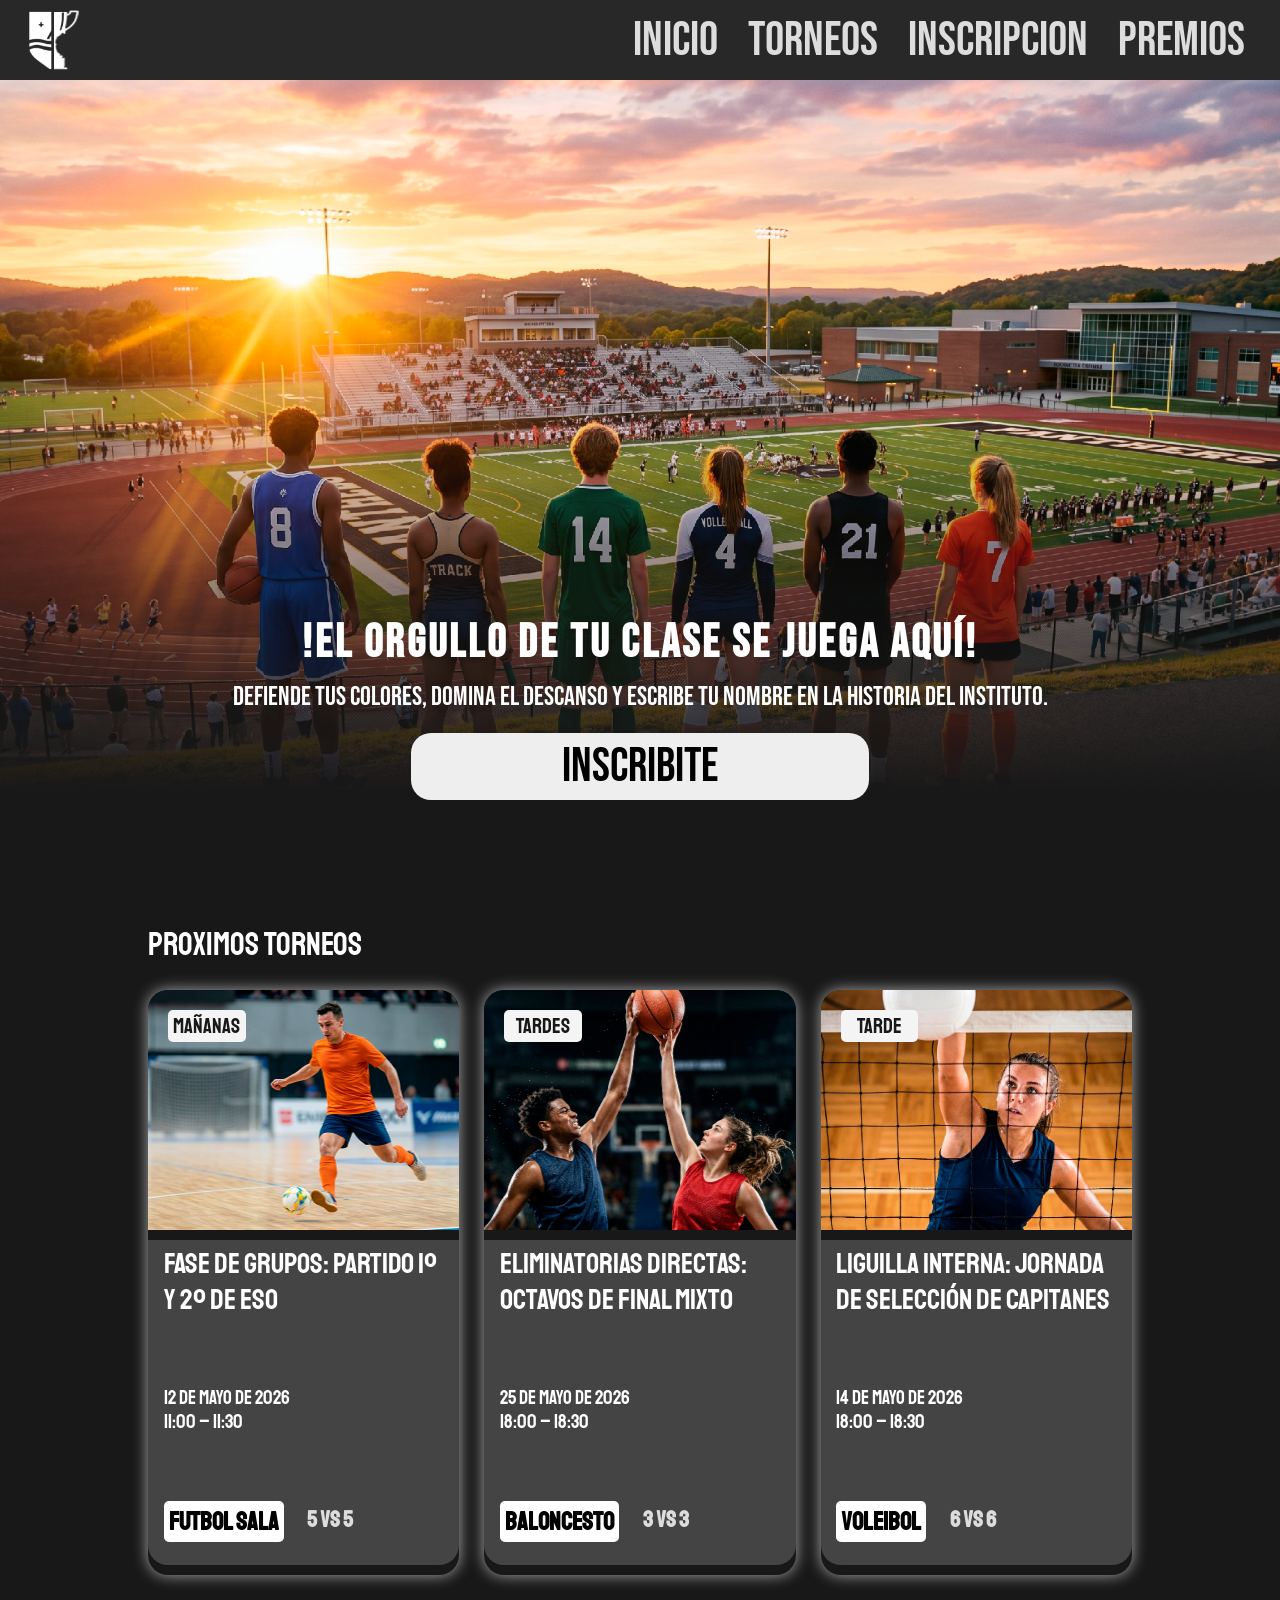
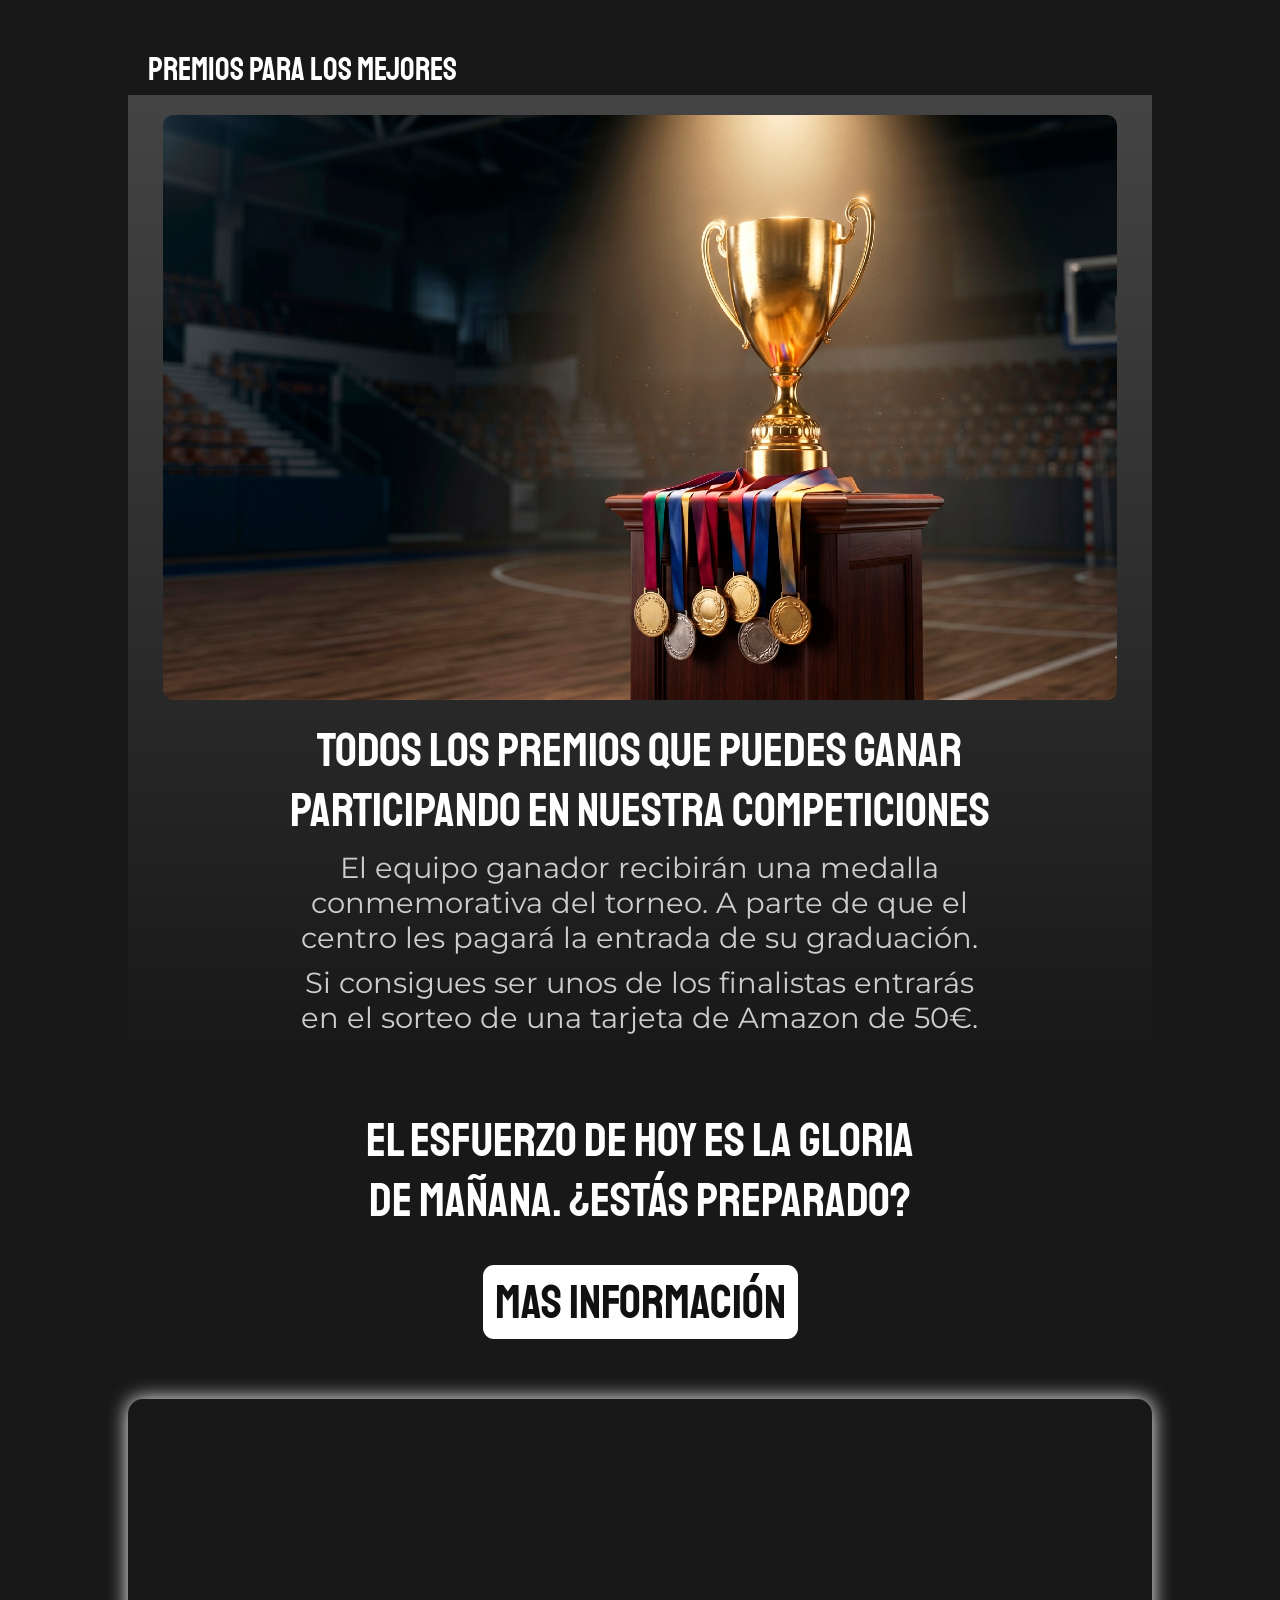
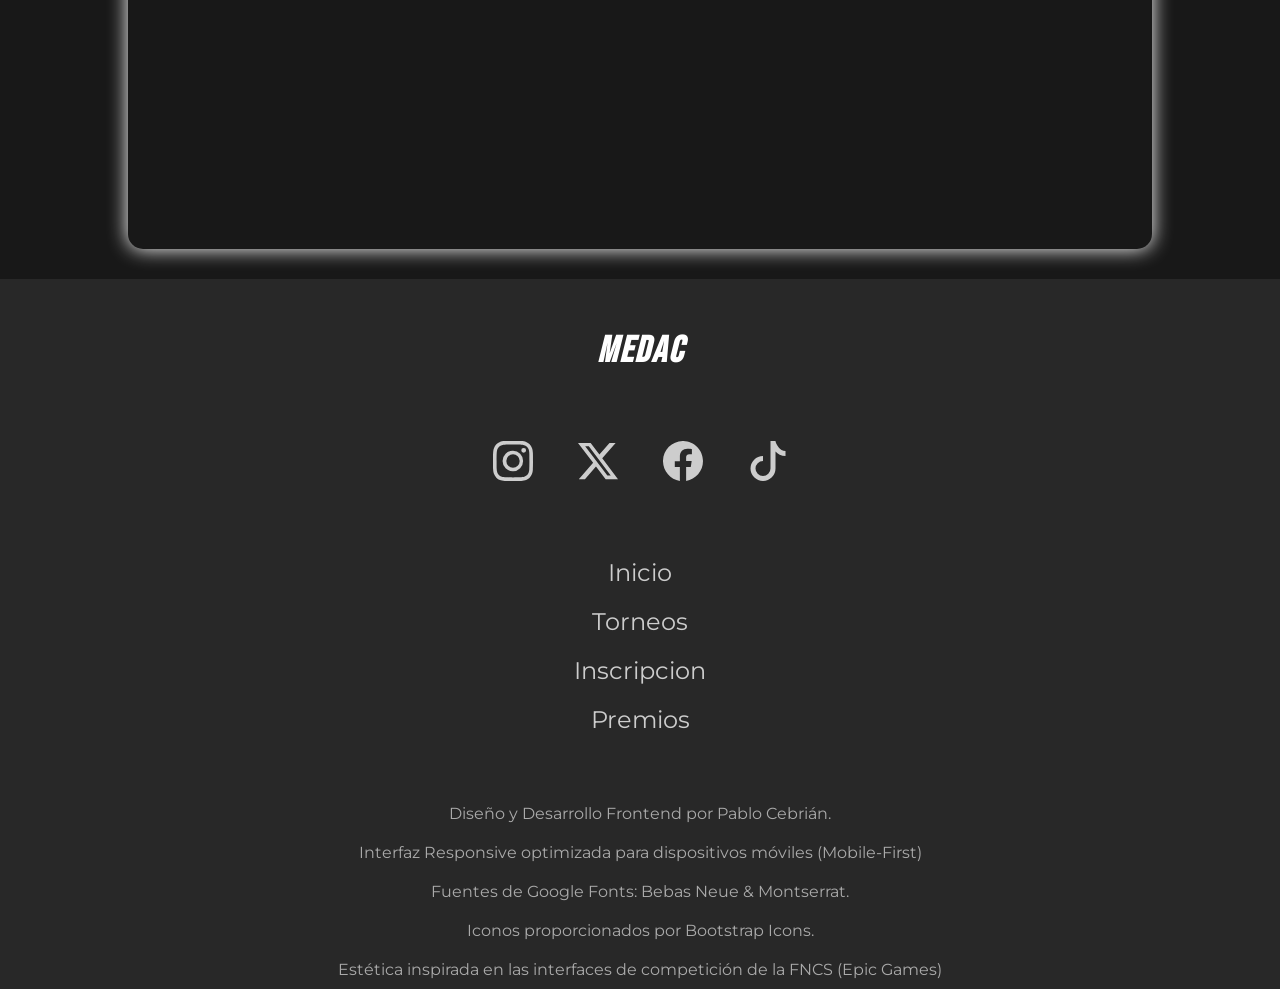
<file: index.html>
<!DOCTYPE html>
<html lang="en">
<head>
    <meta charset="UTF-8">
    <meta name="viewport" content="width=device-width, initial-scale=1.0">
    <title>Torneo Medac</title>
    <link rel="stylesheet" href="css/styles.css">

    <!--FUENTES-->
    <link rel="preconnect" href="https://fonts.googleapis.com">
    <link rel="preconnect" href="https://fonts.gstatic.com" crossorigin>
    <link href="https://fonts.googleapis.com/css2?family=Bebas+Neue&family=Instrument+Serif:ital@0;1&family=Montserrat:ital,wght@0,100..900;1,100..900&family=Oswald:wght@200..700&family=Staatliches&display=swap" rel="stylesheet">
</head>
<body>
    <header class="header">
        <div class="header__image">
            <img src="img/logo.png" class="header__image" alt="">
        </div>
        <nav class="header__nav">
            <input type="checkbox" id="nav-checkbox">
            <label class="header__nav-button" for="nav-checkbox">=</label>
            <ul class="header__list-nav">
                <li class="header__list-item"><a href="#">Inicio</a></li>
                <li class="header__list-item"><a href="pages/torneos.html">Torneos</a></li>
                <li class="header__list-item"><a href="pages/inscripcion.html">Inscripcion</a></li>
                <li class="header__list-item"><a href="pages/premios.html">Premios</a></li>
            </ul>
        </nav>
    </header>

    <main>
        <div class="portada">
            <div class="portada__texto">
                <h2>!El orgullo de tu clase se juega aquí!</h2>
                <p>Defiende tus colores, domina el descanso y escribe tu nombre en la historia del instituto.</p>
                <a href="inscripcion.html" class="portada__boton">Inscribite</a>
            </div>
        </div>
        <div class="inicio__cuerpo">
            <div class="inicio-seccion seccion1">
                <h3 class="seccion__titulo">Proximos Torneos</h3>

                <div class="inicio--carrusel">
                    <a href="" class="proximo-torneo">
                        <div class="torneo__img torneo__img1">
                            <p class="torneo--turno">Mañanas</p>
                        </div>
                        <div class="torneo__info">
                            <p class="info--titulo">Fase de Grupos: Partido 1º y 2º de ESO</p>
                            <div class="info--fecha">
                                <p>12 de mayo de 2026</p>
                                <p>11:00 – 11:30</p>
                            </div>
                            <div class="deporteNumero">
                                <h4>Futbol Sala</h4>
                                <h4>5 vs 5</h4>
                            </div>
                        </div>
                    </a>

                    <a href="" class="proximo-torneo">
                        <div class="torneo__img torneo__img2">
                            <p class="torneo--turno">Tardes</p>
                        </div>
                        <div class="torneo__info">
                            <p class="info--titulo">Eliminatorias Directas: Octavos de Final Mixto</p>
                            <div class="info--fecha">
                                <p>25 de mayo de 2026</p>
                                <p>18:00 – 18:30</p>
                            </div>
                            <div class="deporteNumero">
                                <h4>Baloncesto</h4>
                                <h4>3 vs 3</h4>
                            </div>
                        </div>
                    </a>
    
                    <a href="" class="proximo-torneo">
                        <div class="torneo__img torneo__img3">
                            <p class="torneo--turno">Tarde</p>
                        </div>
                        <div class="torneo__info">
                            <p class="info--titulo">Liguilla Interna: Jornada de Selección de Capitanes</p>
                            <div class="info--fecha">
                                <p>14 de mayo de 2026</p>
                                <p>18:00 – 18:30</p>
                            </div>
                            <div class="deporteNumero">
                                <h4>Voleibol</h4>
                                <h4>6 vs 6</h4>
                            </div>
                        </div>
                    </a>
                </div>
            </div>

            <div class="inicio-seccion seccion2">
                <h3 class="seccion__titulo">Premios Para los Mejores</h3>
                <div class="seccion2--cuerpo">
                    <div class="seccion2--img"></div>
                    <div class="seccion2--texto">
                        <h4>Todos los premios que puedes ganar participando en nuestra competiciones</h4>
                        <p>El equipo ganador recibirán una medalla conmemorativa del torneo.
                        A parte de que el centro les pagará la entrada de su graduación.
                        </p>
                        <p>
                            Si consigues ser unos de los finalistas entrarás en el sorteo de una tarjeta de Amazon de 50€.
                        </p>
                    </div>
                </div>
            </div>

            <div class="inicio-seccion seccion3">
                <h3 class="seccion__titulo">EL ESFUERZO DE HOY ES LA GLORIA DE MAÑANA. ¿ESTÁS PREPARADO?</h3>
                <div class="seccion3--cuerpo">
                    <a href="inscripcion.html#qya__id">Mas información</a>
                </div>
            </div>

            <iframe src="https://www.google.com/maps/embed?pb=!1m18!1m12!1m3!1d1657.5513990771965!2d-1.8571400695805471!3d38.99875524340325!2m3!1f0!2f0!3f0!3m2!1i1024!2i768!4f13.1!3m3!1m2!1s0xd665fbd9867a503%3A0x1275313ec8b82d67!2sDavante%20MEDAC%20Albacete%20%F0%9F%A5%87%20Centro%20FP%20Albacete!5e1!3m2!1ses!2ses!4v1779209923543!5m2!1ses!2ses" width="80%" height="450" style="border:0;" allowfullscreen="" loading="lazy" referrerpolicy="no-referrer-when-downgrade"></iframe>
        </div>
    </main>

    <footer>
        <div class="fotter--media">
            <h3>MEDAC</h3>
            <div class="media--icons">
                <a href="" class="media--enlace ig"><svg xmlns="http://www.w3.org/2000/svg" width="40" height="40" fill="currentColor" class="bi bi-instagram" viewBox="0 0 16 16">
<path d="M8 0C5.829 0 5.556.01 4.703.048 3.85.088 3.269.222 2.76.42a3.9 3.9 0 0 0-1.417.923A3.9 3.9 0 0 0 .42 2.76C.222 3.268.087 3.85.048 4.7.01 5.555 0 5.827 0 8.001c0 2.172.01 2.444.048 3.297.04.852.174 1.433.372 1.942.205.526.478.972.923 1.417.444.445.89.719 1.416.923.51.198 1.09.333 1.942.372C5.555 15.99 5.827 16 8 16s2.444-.01 3.298-.048c.851-.04 1.434-.174 1.943-.372a3.9 3.9 0 0 0 1.416-.923c.445-.445.718-.891.923-1.417.197-.509.332-1.09.372-1.942C15.99 10.445 16 10.173 16 8s-.01-2.445-.048-3.299c-.04-.851-.175-1.433-.372-1.941a3.9 3.9 0 0 0-.923-1.417A3.9 3.9 0 0 0 13.24.42c-.51-.198-1.092-.333-1.943-.372C10.443.01 10.172 0 7.998 0zm-.717 1.442h.718c2.136 0 2.389.007 3.232.046.78.035 1.204.166 1.486.275.373.145.64.319.92.599s.453.546.598.92c.11.281.24.705.275 1.485.039.843.047 1.096.047 3.231s-.008 2.389-.047 3.232c-.035.78-.166 1.203-.275 1.485a2.5 2.5 0 0 1-.599.919c-.28.28-.546.453-.92.598-.28.11-.704.24-1.485.276-.843.038-1.096.047-3.232.047s-2.39-.009-3.233-.047c-.78-.036-1.203-.166-1.485-.276a2.5 2.5 0 0 1-.92-.598 2.5 2.5 0 0 1-.6-.92c-.109-.281-.24-.705-.275-1.485-.038-.843-.046-1.096-.046-3.233s.008-2.388.046-3.231c.036-.78.166-1.204.276-1.486.145-.373.319-.64.599-.92s.546-.453.92-.598c.282-.11.705-.24 1.485-.276.738-.034 1.024-.044 2.515-.045zm4.988 1.328a.96.96 0 1 0 0 1.92.96.96 0 0 0 0-1.92m-4.27 1.122a4.109 4.109 0 1 0 0 8.217 4.109 4.109 0 0 0 0-8.217m0 1.441a2.667 2.667 0 1 1 0 5.334 2.667 2.667 0 0 1 0-5.334"/>
</svg></a>
                <a href="" class="media--enlace"> <svg xmlns="http://www.w3.org/2000/svg" width="40" height="40" fill="currentColor" class="bi bi-twitter-x" viewBox="0 0 16 16">
<path d="M12.6.75h2.454l-5.36 6.142L16 15.25h-4.937l-3.867-5.07-4.425 5.07H.316l5.733-6.57L0 .75h5.063l3.495 4.633L12.601.75Zm-.86 13.028h1.36L4.323 2.145H2.865z"/>
</svg></a>
                <a href="" class="media--enlace"><svg xmlns="http://www.w3.org/2000/svg" width="40" height="40" fill="currentColor" class="bi bi-facebook" viewBox="0 0 16 16">
<path d="M16 8.049c0-4.446-3.582-8.05-8-8.05C3.58 0-.002 3.603-.002 8.05c0 4.017 2.926 7.347 6.75 7.951v-5.625h-2.03V8.05H6.75V6.275c0-2.017 1.195-3.131 3.022-3.131.876 0 1.791.157 1.791.157v1.98h-1.009c-.993 0-1.303.621-1.303 1.258v1.51h2.218l-.354 2.326H9.25V16c3.824-.604 6.75-3.934 6.75-7.951"/>
</svg></a>
                <a href="" class="media--enlace"><svg xmlns="http://www.w3.org/2000/svg" width="40" height="40" fill="currentColor" class="bi bi-tiktok" viewBox="0 0 16 16">
<path d="M9 0h1.98c.144.715.54 1.617 1.235 2.512C12.895 3.389 13.797 4 15 4v2c-1.753 0-3.07-.814-4-1.829V11a5 5 0 1 1-5-5v2a3 3 0 1 0 3 3z"/>
</svg></a>
            </div>
        </div>

        <div class="footer--cuerpo">
            <a href="#" class="footer--link">Inicio</a>
            <a href="torneos.html" class="footer--link">Torneos</a>
            <a href="inscripcion.html" class="footer--link">Inscripcion</a>
            <a href="premios.html" class="footer--link">Premios</a>
        </div>

        <div class="footer--creditos">
            <p>Diseño y Desarrollo Frontend por Pablo Cebrián.</p>
            <p>Interfaz Responsive optimizada para dispositivos móviles (Mobile-First)</p>
            <p>Fuentes de Google Fonts: Bebas Neue & Montserrat.</p>
            <p>Iconos proporcionados por Bootstrap Icons.</p>
            <p>Estética inspirada en las interfaces de competición de la FNCS (Epic Games)</p>
        </div>
    </footer>
</body>
</html>
</file>
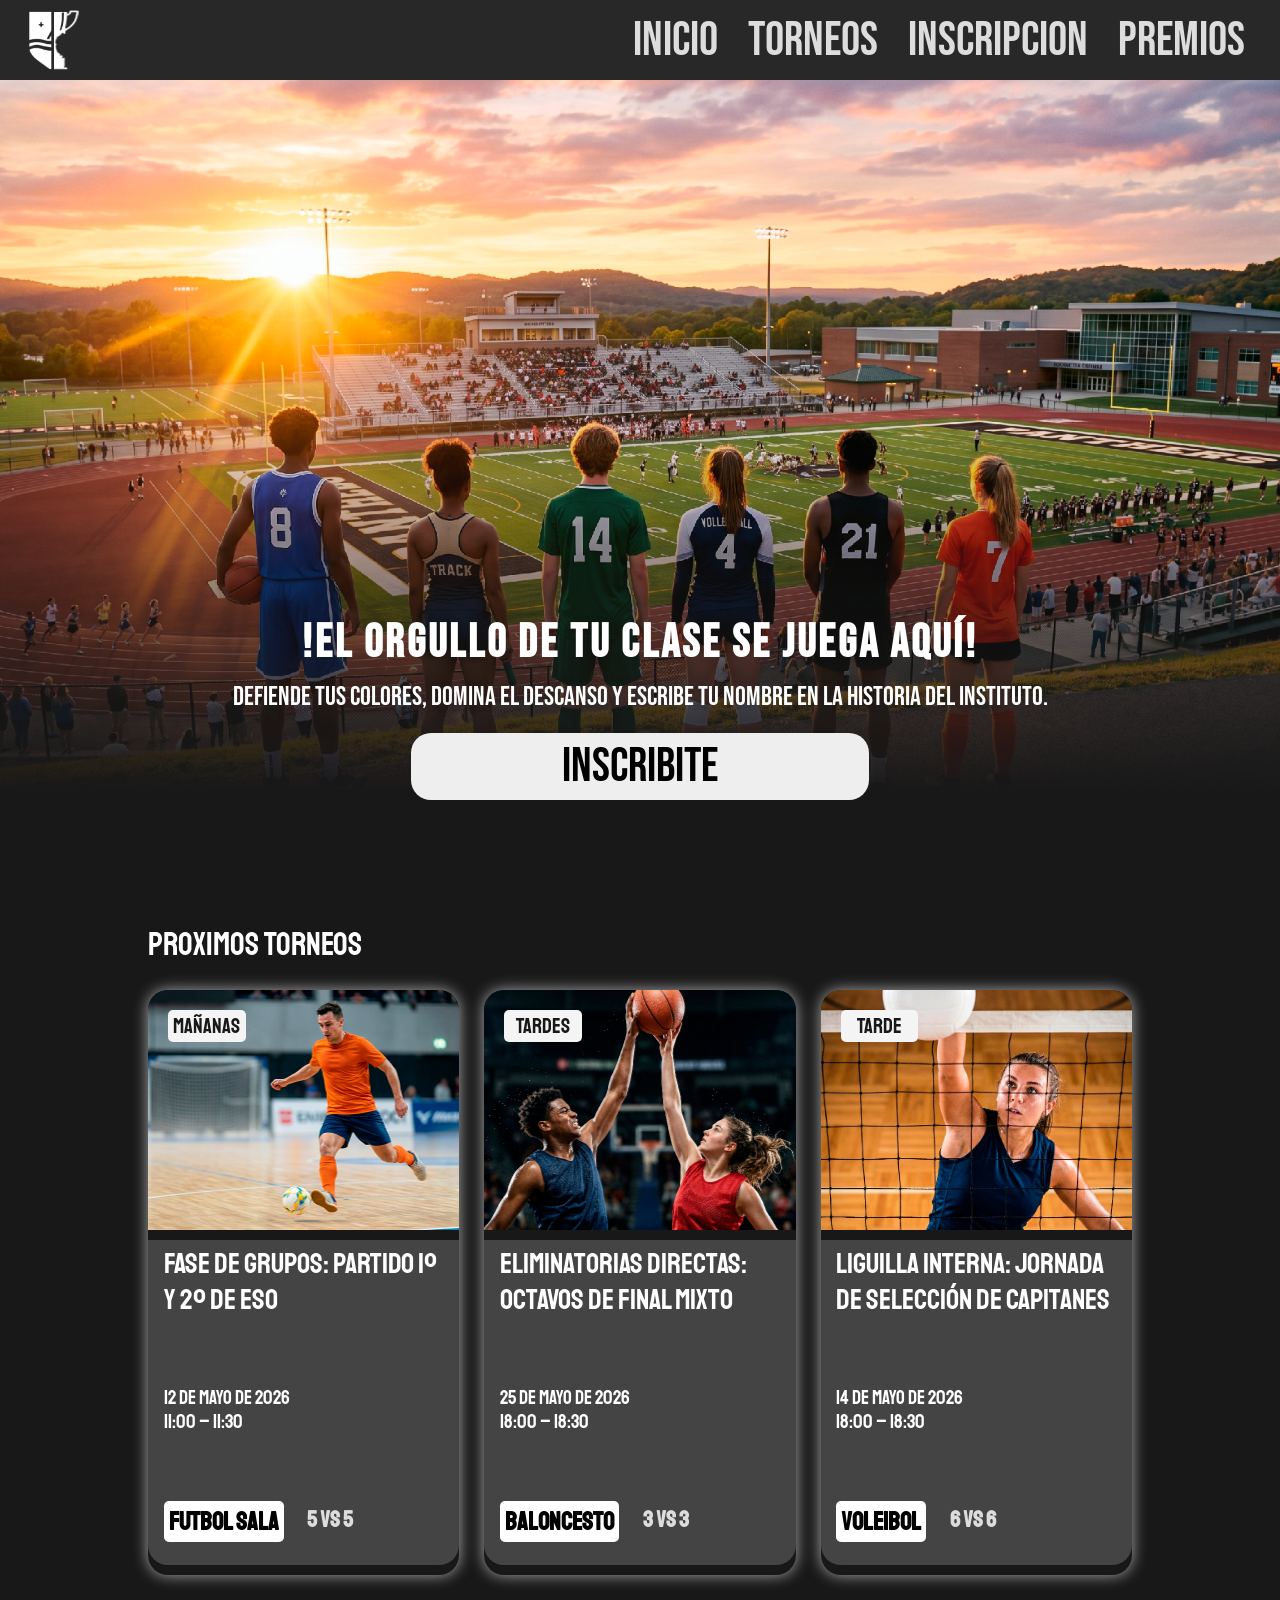
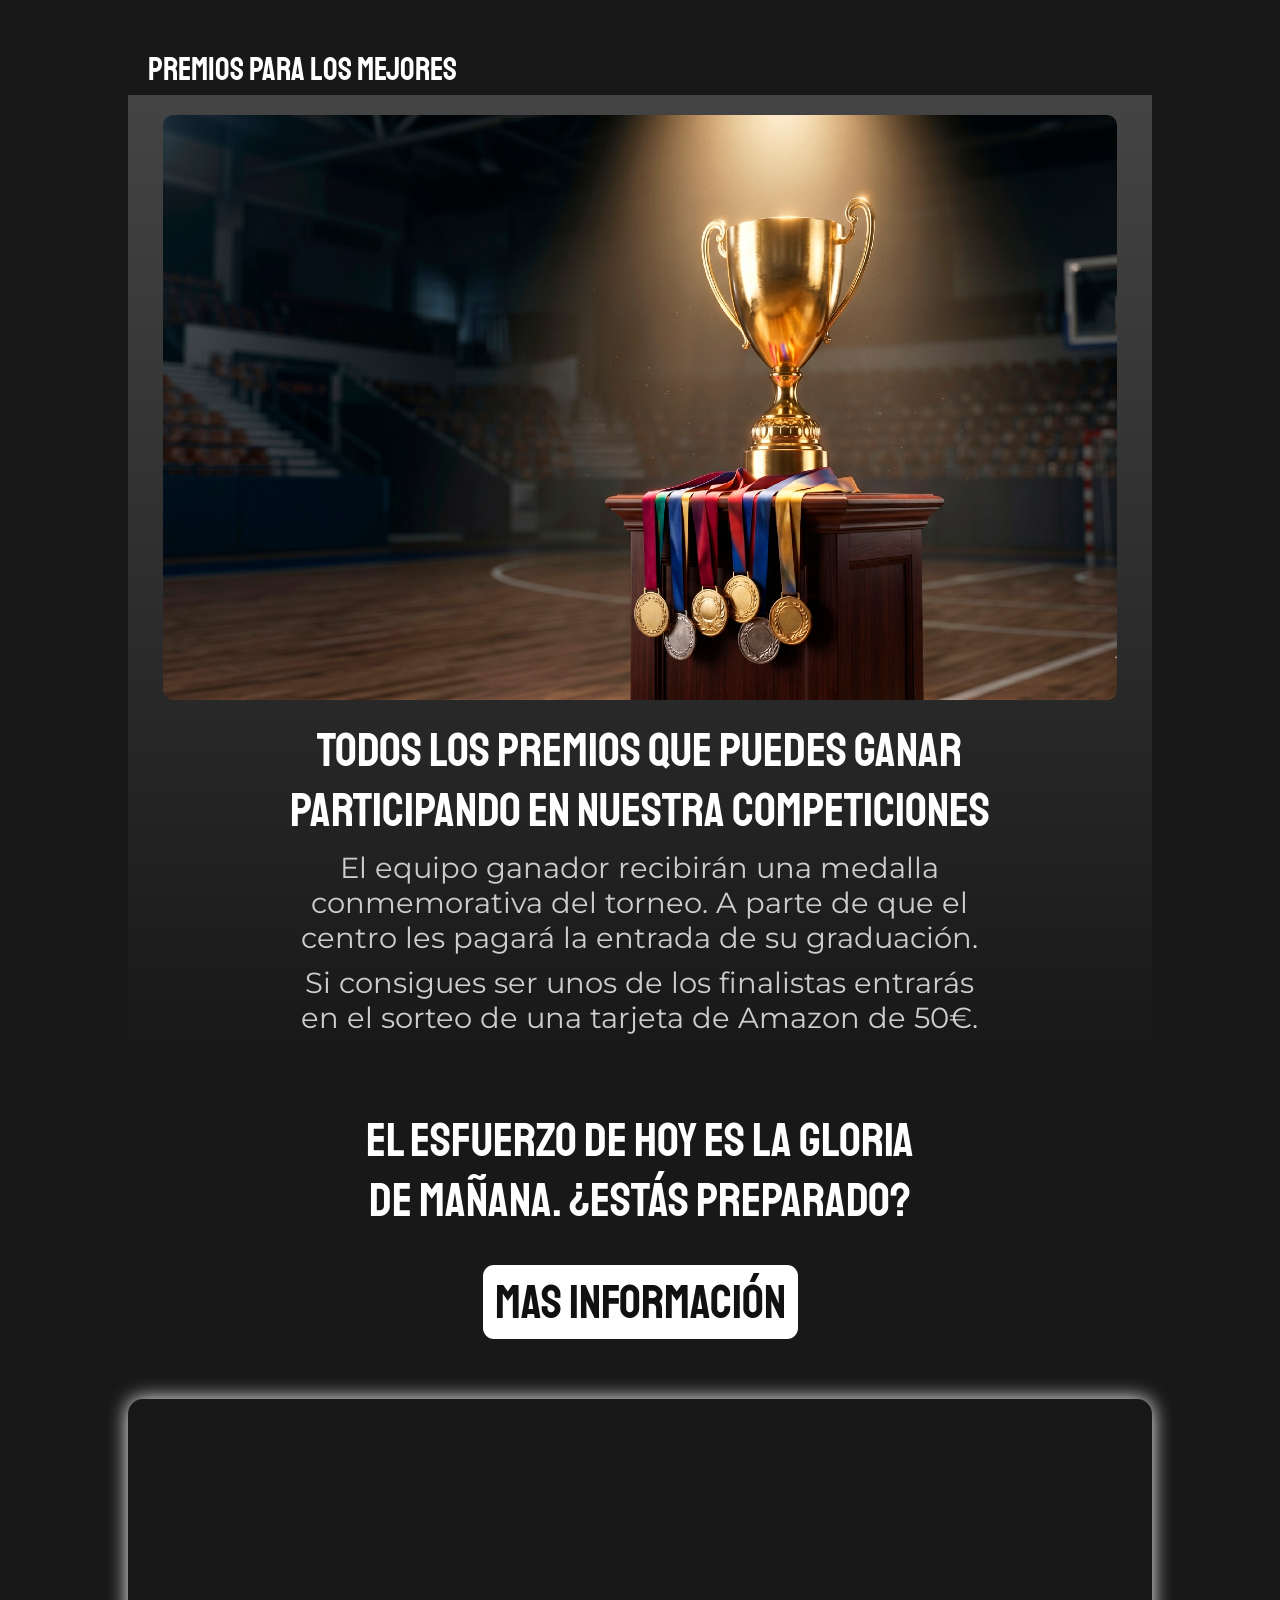
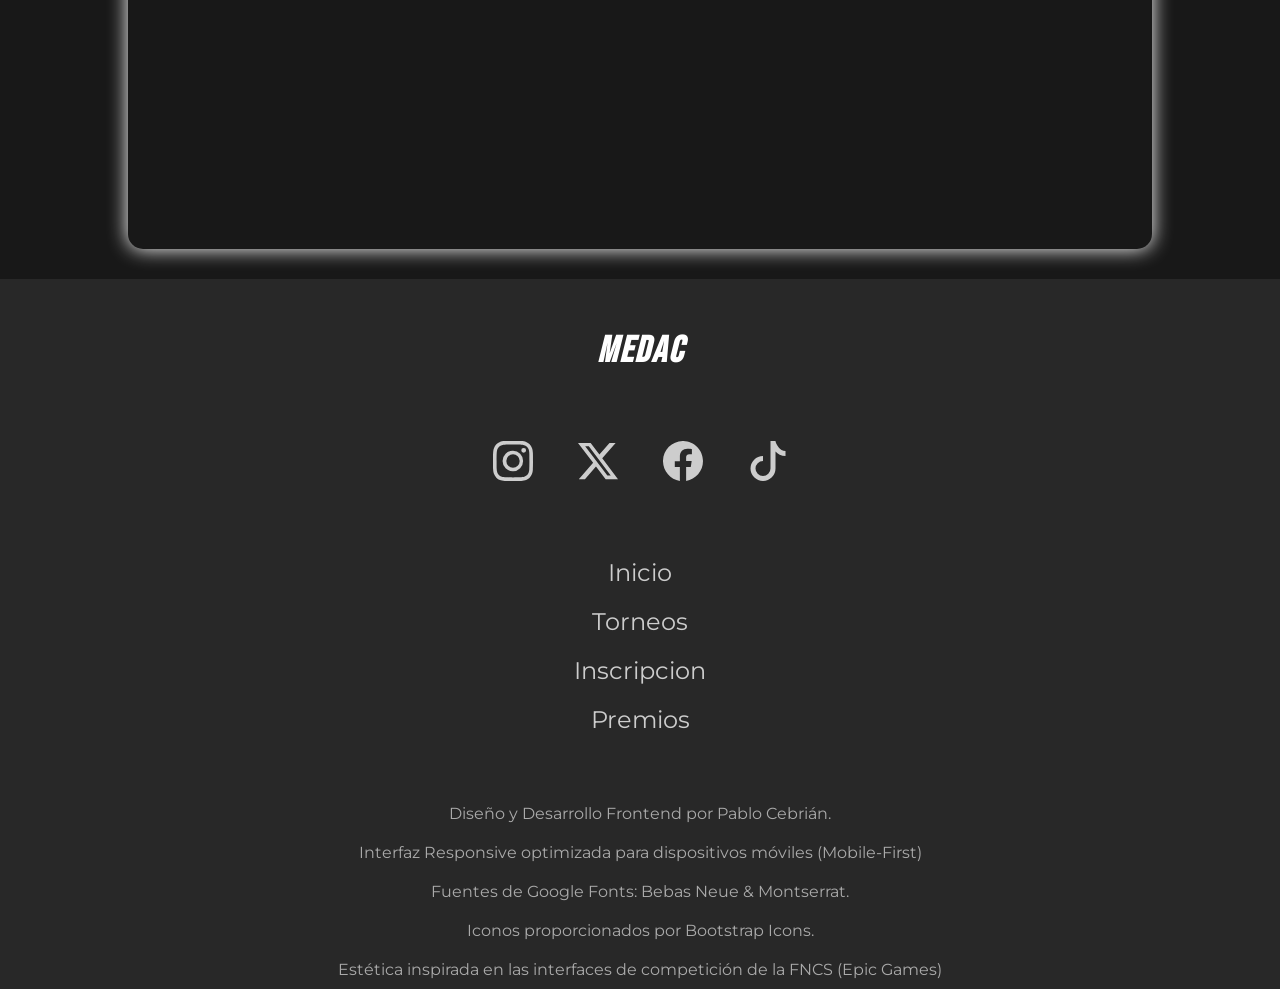
<file: pages/index.html>
<!DOCTYPE html>
<html lang="en">
<head>
    <meta charset="UTF-8">
    <meta name="viewport" content="width=device-width, initial-scale=1.0">
    <title>Torneo Medac</title>
    <link rel="stylesheet" href="/css/styles.css">

    <!--FUENTES-->
    <link rel="preconnect" href="https://fonts.googleapis.com">
    <link rel="preconnect" href="https://fonts.gstatic.com" crossorigin>
    <link href="https://fonts.googleapis.com/css2?family=Bebas+Neue&family=Instrument+Serif:ital@0;1&family=Montserrat:ital,wght@0,100..900;1,100..900&family=Oswald:wght@200..700&family=Staatliches&display=swap" rel="stylesheet">
</head>
<body>
    <header class="header">
        <div class="header__image">
            <img src="/img/logo.png" class="header__image" alt="">
        </div>
        <nav class="header__nav">
            <input type="checkbox" id="nav-checkbox">
            <label class="header__nav-button" for="nav-checkbox">=</label>
            <ul class="header__list-nav">
                <li class="header__list-item"><a href="#">Inicio</a></li>
                <li class="header__list-item"><a href="torneos.html">Torneos</a></li>
                <li class="header__list-item"><a href="inscripcion.html">Inscripcion</a></li>
                <li class="header__list-item"><a href="premios.html">Premios</a></li>
            </ul>
        </nav>
    </header>

    <main>
        <div class="portada">
            <div class="portada__texto">
                <h2>!El orgullo de tu clase se juega aquí!</h2>
                <p>Defiende tus colores, domina el descanso y escribe tu nombre en la historia del instituto.</p>
                <a href="inscripcion.html" class="portada__boton">Inscribite</a>
            </div>
        </div>
        <div class="inicio__cuerpo">
            <div class="inicio-seccion seccion1">
                <h3 class="seccion__titulo">Proximos Torneos</h3>

                <div class="inicio--carrusel">
                    <a href="" class="proximo-torneo">
                        <div class="torneo__img torneo__img1">
                            <p class="torneo--turno">Mañanas</p>
                        </div>
                        <div class="torneo__info">
                            <p class="info--titulo">Fase de Grupos: Partido 1º y 2º de ESO</p>
                            <div class="info--fecha">
                                <p>12 de mayo de 2026</p>
                                <p>11:00 – 11:30</p>
                            </div>
                            <div class="deporteNumero">
                                <h4>Futbol Sala</h4>
                                <h4>5 vs 5</h4>
                            </div>
                        </div>
                    </a>

                    <a href="" class="proximo-torneo">
                        <div class="torneo__img torneo__img2">
                            <p class="torneo--turno">Tardes</p>
                        </div>
                        <div class="torneo__info">
                            <p class="info--titulo">Eliminatorias Directas: Octavos de Final Mixto</p>
                            <div class="info--fecha">
                                <p>25 de mayo de 2026</p>
                                <p>18:00 – 18:30</p>
                            </div>
                            <div class="deporteNumero">
                                <h4>Baloncesto</h4>
                                <h4>3 vs 3</h4>
                            </div>
                        </div>
                    </a>
    
                    <a href="" class="proximo-torneo">
                        <div class="torneo__img torneo__img3">
                            <p class="torneo--turno">Tarde</p>
                        </div>
                        <div class="torneo__info">
                            <p class="info--titulo">Liguilla Interna: Jornada de Selección de Capitanes</p>
                            <div class="info--fecha">
                                <p>14 de mayo de 2026</p>
                                <p>18:00 – 18:30</p>
                            </div>
                            <div class="deporteNumero">
                                <h4>Voleibol</h4>
                                <h4>6 vs 6</h4>
                            </div>
                        </div>
                    </a>
                </div>
            </div>

            <div class="inicio-seccion seccion2">
                <h3 class="seccion__titulo">Premios Para los Mejores</h3>
                <div class="seccion2--cuerpo">
                    <div class="seccion2--img"></div>
                    <div class="seccion2--texto">
                        <h4>Todos los premios que puedes ganar participando en nuestra competiciones</h4>
                        <p>El equipo ganador recibirán una medalla conmemorativa del torneo.
                        A parte de que el centro les pagará la entrada de su graduación.
                        </p>
                        <p>
                            Si consigues ser unos de los finalistas entrarás en el sorteo de una tarjeta de Amazon de 50€.
                        </p>
                    </div>
                </div>
            </div>

            <div class="inicio-seccion seccion3">
                <h3 class="seccion__titulo">EL ESFUERZO DE HOY ES LA GLORIA DE MAÑANA. ¿ESTÁS PREPARADO?</h3>
                <div class="seccion3--cuerpo">
                    <a href="inscripcion.html#qya__id">Mas información</a>
                </div>
            </div>

            <iframe src="https://www.google.com/maps/embed?pb=!1m18!1m12!1m3!1d1657.5513990771965!2d-1.8571400695805471!3d38.99875524340325!2m3!1f0!2f0!3f0!3m2!1i1024!2i768!4f13.1!3m3!1m2!1s0xd665fbd9867a503%3A0x1275313ec8b82d67!2sDavante%20MEDAC%20Albacete%20%F0%9F%A5%87%20Centro%20FP%20Albacete!5e1!3m2!1ses!2ses!4v1779209923543!5m2!1ses!2ses" width="80%" height="450" style="border:0;" allowfullscreen="" loading="lazy" referrerpolicy="no-referrer-when-downgrade"></iframe>
        </div>
    </main>

    <footer>
        <div class="fotter--media">
            <h3>MEDAC</h3>
            <div class="media--icons">
                <a href="" class="media--enlace ig"><svg xmlns="http://www.w3.org/2000/svg" width="40" height="40" fill="currentColor" class="bi bi-instagram" viewBox="0 0 16 16">
<path d="M8 0C5.829 0 5.556.01 4.703.048 3.85.088 3.269.222 2.76.42a3.9 3.9 0 0 0-1.417.923A3.9 3.9 0 0 0 .42 2.76C.222 3.268.087 3.85.048 4.7.01 5.555 0 5.827 0 8.001c0 2.172.01 2.444.048 3.297.04.852.174 1.433.372 1.942.205.526.478.972.923 1.417.444.445.89.719 1.416.923.51.198 1.09.333 1.942.372C5.555 15.99 5.827 16 8 16s2.444-.01 3.298-.048c.851-.04 1.434-.174 1.943-.372a3.9 3.9 0 0 0 1.416-.923c.445-.445.718-.891.923-1.417.197-.509.332-1.09.372-1.942C15.99 10.445 16 10.173 16 8s-.01-2.445-.048-3.299c-.04-.851-.175-1.433-.372-1.941a3.9 3.9 0 0 0-.923-1.417A3.9 3.9 0 0 0 13.24.42c-.51-.198-1.092-.333-1.943-.372C10.443.01 10.172 0 7.998 0zm-.717 1.442h.718c2.136 0 2.389.007 3.232.046.78.035 1.204.166 1.486.275.373.145.64.319.92.599s.453.546.598.92c.11.281.24.705.275 1.485.039.843.047 1.096.047 3.231s-.008 2.389-.047 3.232c-.035.78-.166 1.203-.275 1.485a2.5 2.5 0 0 1-.599.919c-.28.28-.546.453-.92.598-.28.11-.704.24-1.485.276-.843.038-1.096.047-3.232.047s-2.39-.009-3.233-.047c-.78-.036-1.203-.166-1.485-.276a2.5 2.5 0 0 1-.92-.598 2.5 2.5 0 0 1-.6-.92c-.109-.281-.24-.705-.275-1.485-.038-.843-.046-1.096-.046-3.233s.008-2.388.046-3.231c.036-.78.166-1.204.276-1.486.145-.373.319-.64.599-.92s.546-.453.92-.598c.282-.11.705-.24 1.485-.276.738-.034 1.024-.044 2.515-.045zm4.988 1.328a.96.96 0 1 0 0 1.92.96.96 0 0 0 0-1.92m-4.27 1.122a4.109 4.109 0 1 0 0 8.217 4.109 4.109 0 0 0 0-8.217m0 1.441a2.667 2.667 0 1 1 0 5.334 2.667 2.667 0 0 1 0-5.334"/>
</svg></a>
                <a href="" class="media--enlace"> <svg xmlns="http://www.w3.org/2000/svg" width="40" height="40" fill="currentColor" class="bi bi-twitter-x" viewBox="0 0 16 16">
<path d="M12.6.75h2.454l-5.36 6.142L16 15.25h-4.937l-3.867-5.07-4.425 5.07H.316l5.733-6.57L0 .75h5.063l3.495 4.633L12.601.75Zm-.86 13.028h1.36L4.323 2.145H2.865z"/>
</svg></a>
                <a href="" class="media--enlace"><svg xmlns="http://www.w3.org/2000/svg" width="40" height="40" fill="currentColor" class="bi bi-facebook" viewBox="0 0 16 16">
<path d="M16 8.049c0-4.446-3.582-8.05-8-8.05C3.58 0-.002 3.603-.002 8.05c0 4.017 2.926 7.347 6.75 7.951v-5.625h-2.03V8.05H6.75V6.275c0-2.017 1.195-3.131 3.022-3.131.876 0 1.791.157 1.791.157v1.98h-1.009c-.993 0-1.303.621-1.303 1.258v1.51h2.218l-.354 2.326H9.25V16c3.824-.604 6.75-3.934 6.75-7.951"/>
</svg></a>
                <a href="" class="media--enlace"><svg xmlns="http://www.w3.org/2000/svg" width="40" height="40" fill="currentColor" class="bi bi-tiktok" viewBox="0 0 16 16">
<path d="M9 0h1.98c.144.715.54 1.617 1.235 2.512C12.895 3.389 13.797 4 15 4v2c-1.753 0-3.07-.814-4-1.829V11a5 5 0 1 1-5-5v2a3 3 0 1 0 3 3z"/>
</svg></a>
            </div>
        </div>

        <div class="footer--cuerpo">
            <a href="#" class="footer--link">Inicio</a>
            <a href="torneos.html" class="footer--link">Torneos</a>
            <a href="inscripcion.html" class="footer--link">Inscripcion</a>
            <a href="premios.html" class="footer--link">Premios</a>
        </div>

        <div class="footer--creditos">
            <p>Diseño y Desarrollo Frontend por Pablo Cebrián.</p>
            <p>Interfaz Responsive optimizada para dispositivos móviles (Mobile-First)</p>
            <p>Fuentes de Google Fonts: Bebas Neue & Montserrat.</p>
            <p>Iconos proporcionados por Bootstrap Icons.</p>
            <p>Estética inspirada en las interfaces de competición de la FNCS (Epic Games)</p>
        </div>
    </footer>
</body>
</html>
</file>
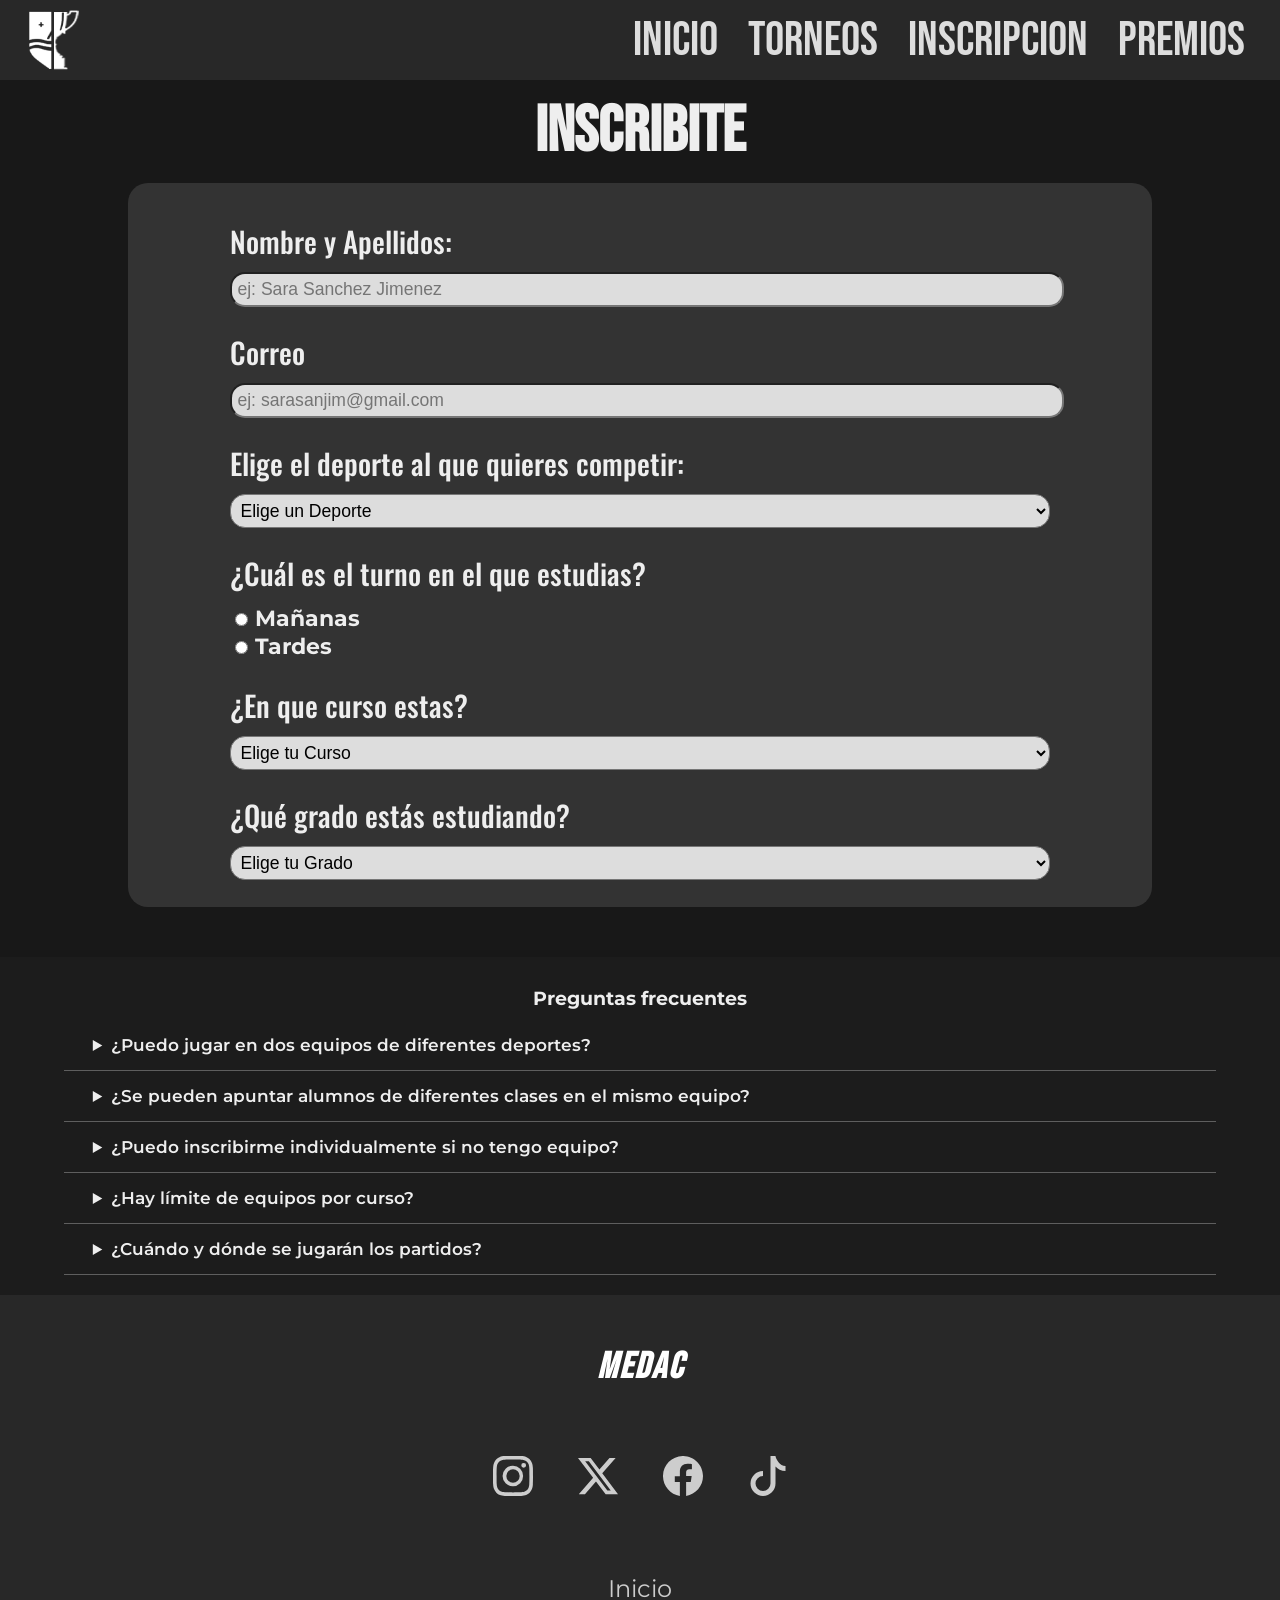
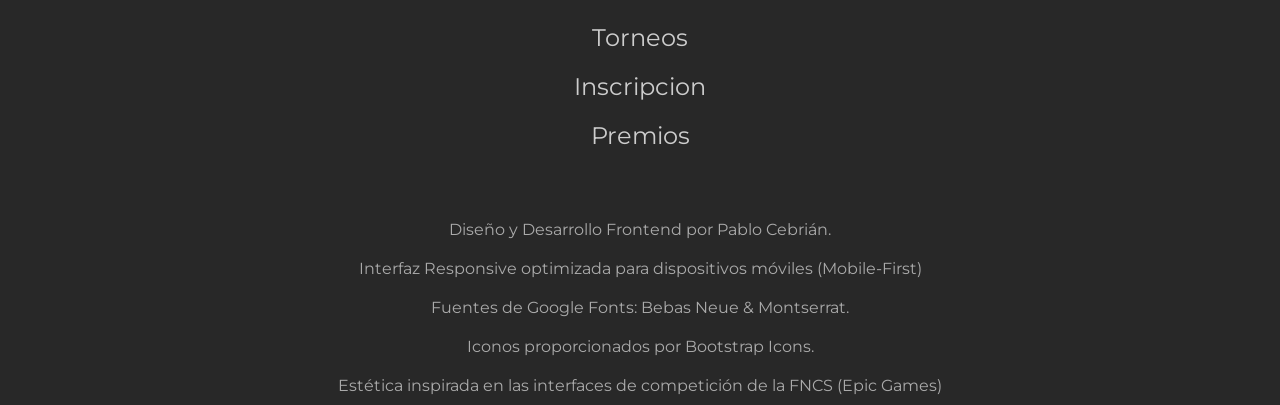
<file: pages/inscripcion.html>
<!DOCTYPE html>
<html lang="en">
<head>
    <meta charset="UTF-8">
    <meta name="viewport" content="width=device-width, initial-scale=1.0">
    <title>Torneo Medac</title>
    <link rel="stylesheet" href="../css/styles.css">

    <!--FUENTES-->
    <link rel="preconnect" href="https://fonts.googleapis.com">
    <link rel="preconnect" href="https://fonts.gstatic.com" crossorigin>
    <link href="https://fonts.googleapis.com/css2?family=Bebas+Neue&family=Instrument+Serif:ital@0;1&family=Montserrat:ital,wght@0,100..900;1,100..900&family=Oswald:wght@200..700&family=Staatliches&display=swap" rel="stylesheet">
</head>
<body>
    <header class="header">
        <div class="header__image">
            <img src="../img/logo.png" class="header__image" alt="">
        </div>
        <nav class="header__nav">
            <input type="checkbox" id="nav-checkbox">
            <label class="header__nav-button" for="nav-checkbox">=</label>
            <ul class="header__list-nav">
                <li class="header__list-item"><a href="../index.html">Inicio</a></li>
                <li class="header__list-item"><a href="torneos.html">Torneos</a></li>
                <li class="header__list-item"><a href="#">Inscripcion</a></li>
                <li class="header__list-item"><a href="premios.html">Premios</a></li>
            </ul>
        </nav>
    </header>

    <main>
        <div class="inscripcion">
            <h2>Inscribite</h2>
            <form class="inscripcion__form" action="">
                <div class="inscripcion__apartado">
                    <p>Nombre y Apellidos: </p>
                    <input type="text" class="apartado--select" placeholder="ej: Sara Sanchez Jimenez">
                </div>
                <div class="inscripcion__apartado">
                    <p>Correo</p>
                    <input type="email" class="apartado--select" placeholder="ej: sarasanjim@gmail.com">
                </div>
                <div class="inscripcion__apartado">
                    <p>Elige el deporte al que quieres competir:</p>
                    <select class="apartado--select" name="" id="">
                        <option selected disabled hidden value="">Elige un Deporte</option>
                        <option value="">Futbol Sala</option>
                        <option value="">Volleyball</option>
                        <option value="">Baloncesto</option>
                        <option value="">Pickelball</option>
                    </select>
                </div>
                <div class="inscripcion__apartado apartado--turno">
                    <p>¿Cuál es el turno en el que estudias?</p>
                    <div class="turnos--inscripcion">
                        <div>
                            <input type="radio" id="manana-option" name="turnos">
                            <label for="manana-option">Mañanas</label>
                        </div>
                        <div>
                            <input type="radio" id="tarde-option" name="turnos">
                            <label for="tarde-option">Tardes</label>
                        </div>
                    </div>
                </div>
                <div class="inscripcion__apartado">
                    <p>¿En que curso estas?</p>
                    <select class="apartado--select" name="" id="">
                        <option selected disabled hidden value="">Elige tu Curso</option>
                        <option value="">1º</option>
                        <option value="">2º</option>
                    </select>
                </div>
                <div class="inscripcion__apartado">
                    <p>¿Qué grado estás estudiando?</p>
                    <select class="apartado--select" name="grado" id="grado">
                        <option selected disabled hidden value="">Elige tu Grado</option>
            
                            <option value="teco">GM TEGI</option>
                            <option value="tsaf">GS Acondicionamiento Físico (TSAF)</option>
                            <option value="farmacia">GM Farmacia y Parafarmacia</option>
                            <option value="higiene">GS Higiene Bucodental</option>
                            <option value="dietetica">GS Dietética</option>
                            <option value="laboratorio">GS Laboratorio Clínico y Biomédico</option>
                            <option value="infantil">GS Educación Infantil</option>
                            <option value="integracion">GS Integración Social</option>
                            <option value="daw">GS DAW</option>
                            <option value="marketing">GS Marketing y Publicidad</option>
                            <option value="administracion">GS Administración y Finanzas</option>
                    </select>
                </div>
            </form>
        </div>

        <div class="qya__section" id="qya__id">
            <h3>Preguntas frecuentes</h3>
            
            <div class="qya__preguntas">
                <details>
                    <summary>¿Puedo jugar en dos equipos de diferentes deportes?</summary>
                    <p>Puedes jugar en tantos equipos como quieras, siempre y cuando esos equipos no compitan en el mismo torneo</p>
                </details>
                
                <details>
                    <summary>¿Se pueden apuntar alumnos de diferentes clases en el mismo equipo?</summary>
                    <p>Solo si su clase no tiene paricipantes suficientes para formar un equipo</p>
                </details>

                <details>
                    <summary>¿Puedo inscribirme individualmente si no tengo equipo?</summary>
                    <p>Sí, indícalo en el formulario como "Jugador Libre" y te asignaremos a un equipo mixto si hay plazas disponibles.</p>
                </details>

                <details>
                    <summary>¿Hay límite de equipos por curso?</summary>
                    <p>Máximo 2 equipos por curso/clase.</p>
                </details>

                <details>
                    <summary>¿Cuándo y dónde se jugarán los partidos?</summary>
                    <p>Los partidos se jugaran en el pabellon del centro durante los descansos.</p>
                </details>
            </div>
        </div>
        
    </main>

    <footer>
        <div class="fotter--media">
            <h3>MEDAC</h3>
            <div class="media--icons">
                <a href="" class="media--enlace ig"><svg xmlns="http://www.w3.org/2000/svg" width="40" height="40" fill="currentColor" class="bi bi-instagram" viewBox="0 0 16 16">
<path d="M8 0C5.829 0 5.556.01 4.703.048 3.85.088 3.269.222 2.76.42a3.9 3.9 0 0 0-1.417.923A3.9 3.9 0 0 0 .42 2.76C.222 3.268.087 3.85.048 4.7.01 5.555 0 5.827 0 8.001c0 2.172.01 2.444.048 3.297.04.852.174 1.433.372 1.942.205.526.478.972.923 1.417.444.445.89.719 1.416.923.51.198 1.09.333 1.942.372C5.555 15.99 5.827 16 8 16s2.444-.01 3.298-.048c.851-.04 1.434-.174 1.943-.372a3.9 3.9 0 0 0 1.416-.923c.445-.445.718-.891.923-1.417.197-.509.332-1.09.372-1.942C15.99 10.445 16 10.173 16 8s-.01-2.445-.048-3.299c-.04-.851-.175-1.433-.372-1.941a3.9 3.9 0 0 0-.923-1.417A3.9 3.9 0 0 0 13.24.42c-.51-.198-1.092-.333-1.943-.372C10.443.01 10.172 0 7.998 0zm-.717 1.442h.718c2.136 0 2.389.007 3.232.046.78.035 1.204.166 1.486.275.373.145.64.319.92.599s.453.546.598.92c.11.281.24.705.275 1.485.039.843.047 1.096.047 3.231s-.008 2.389-.047 3.232c-.035.78-.166 1.203-.275 1.485a2.5 2.5 0 0 1-.599.919c-.28.28-.546.453-.92.598-.28.11-.704.24-1.485.276-.843.038-1.096.047-3.232.047s-2.39-.009-3.233-.047c-.78-.036-1.203-.166-1.485-.276a2.5 2.5 0 0 1-.92-.598 2.5 2.5 0 0 1-.6-.92c-.109-.281-.24-.705-.275-1.485-.038-.843-.046-1.096-.046-3.233s.008-2.388.046-3.231c.036-.78.166-1.204.276-1.486.145-.373.319-.64.599-.92s.546-.453.92-.598c.282-.11.705-.24 1.485-.276.738-.034 1.024-.044 2.515-.045zm4.988 1.328a.96.96 0 1 0 0 1.92.96.96 0 0 0 0-1.92m-4.27 1.122a4.109 4.109 0 1 0 0 8.217 4.109 4.109 0 0 0 0-8.217m0 1.441a2.667 2.667 0 1 1 0 5.334 2.667 2.667 0 0 1 0-5.334"/>
</svg></a>
                <a href="" class="media--enlace"> <svg xmlns="http://www.w3.org/2000/svg" width="40" height="40" fill="currentColor" class="bi bi-twitter-x" viewBox="0 0 16 16">
<path d="M12.6.75h2.454l-5.36 6.142L16 15.25h-4.937l-3.867-5.07-4.425 5.07H.316l5.733-6.57L0 .75h5.063l3.495 4.633L12.601.75Zm-.86 13.028h1.36L4.323 2.145H2.865z"/>
</svg></a>
                <a href="" class="media--enlace"><svg xmlns="http://www.w3.org/2000/svg" width="40" height="40" fill="currentColor" class="bi bi-facebook" viewBox="0 0 16 16">
<path d="M16 8.049c0-4.446-3.582-8.05-8-8.05C3.58 0-.002 3.603-.002 8.05c0 4.017 2.926 7.347 6.75 7.951v-5.625h-2.03V8.05H6.75V6.275c0-2.017 1.195-3.131 3.022-3.131.876 0 1.791.157 1.791.157v1.98h-1.009c-.993 0-1.303.621-1.303 1.258v1.51h2.218l-.354 2.326H9.25V16c3.824-.604 6.75-3.934 6.75-7.951"/>
</svg></a>
                <a href="" class="media--enlace"><svg xmlns="http://www.w3.org/2000/svg" width="40" height="40" fill="currentColor" class="bi bi-tiktok" viewBox="0 0 16 16">
<path d="M9 0h1.98c.144.715.54 1.617 1.235 2.512C12.895 3.389 13.797 4 15 4v2c-1.753 0-3.07-.814-4-1.829V11a5 5 0 1 1-5-5v2a3 3 0 1 0 3 3z"/>
</svg></a>
            </div>
        </div>

        <div class="footer--cuerpo">
            <a href="index.html" class="footer--link">Inicio</a>
            <a href="torneos.html" class="footer--link">Torneos</a>
            <a href="#" class="footer--link">Inscripcion</a>
            <a href="premios.html" class="footer--link">Premios</a>
        </div>

        <div class="footer--creditos">
            <p>Diseño y Desarrollo Frontend por Pablo Cebrián.</p>
            <p>Interfaz Responsive optimizada para dispositivos móviles (Mobile-First)</p>
            <p>Fuentes de Google Fonts: Bebas Neue & Montserrat.</p>
            <p>Iconos proporcionados por Bootstrap Icons.</p>
            <p>Estética inspirada en las interfaces de competición de la FNCS (Epic Games)</p>
        </div>
    </footer>
</body>
</html>
</file>
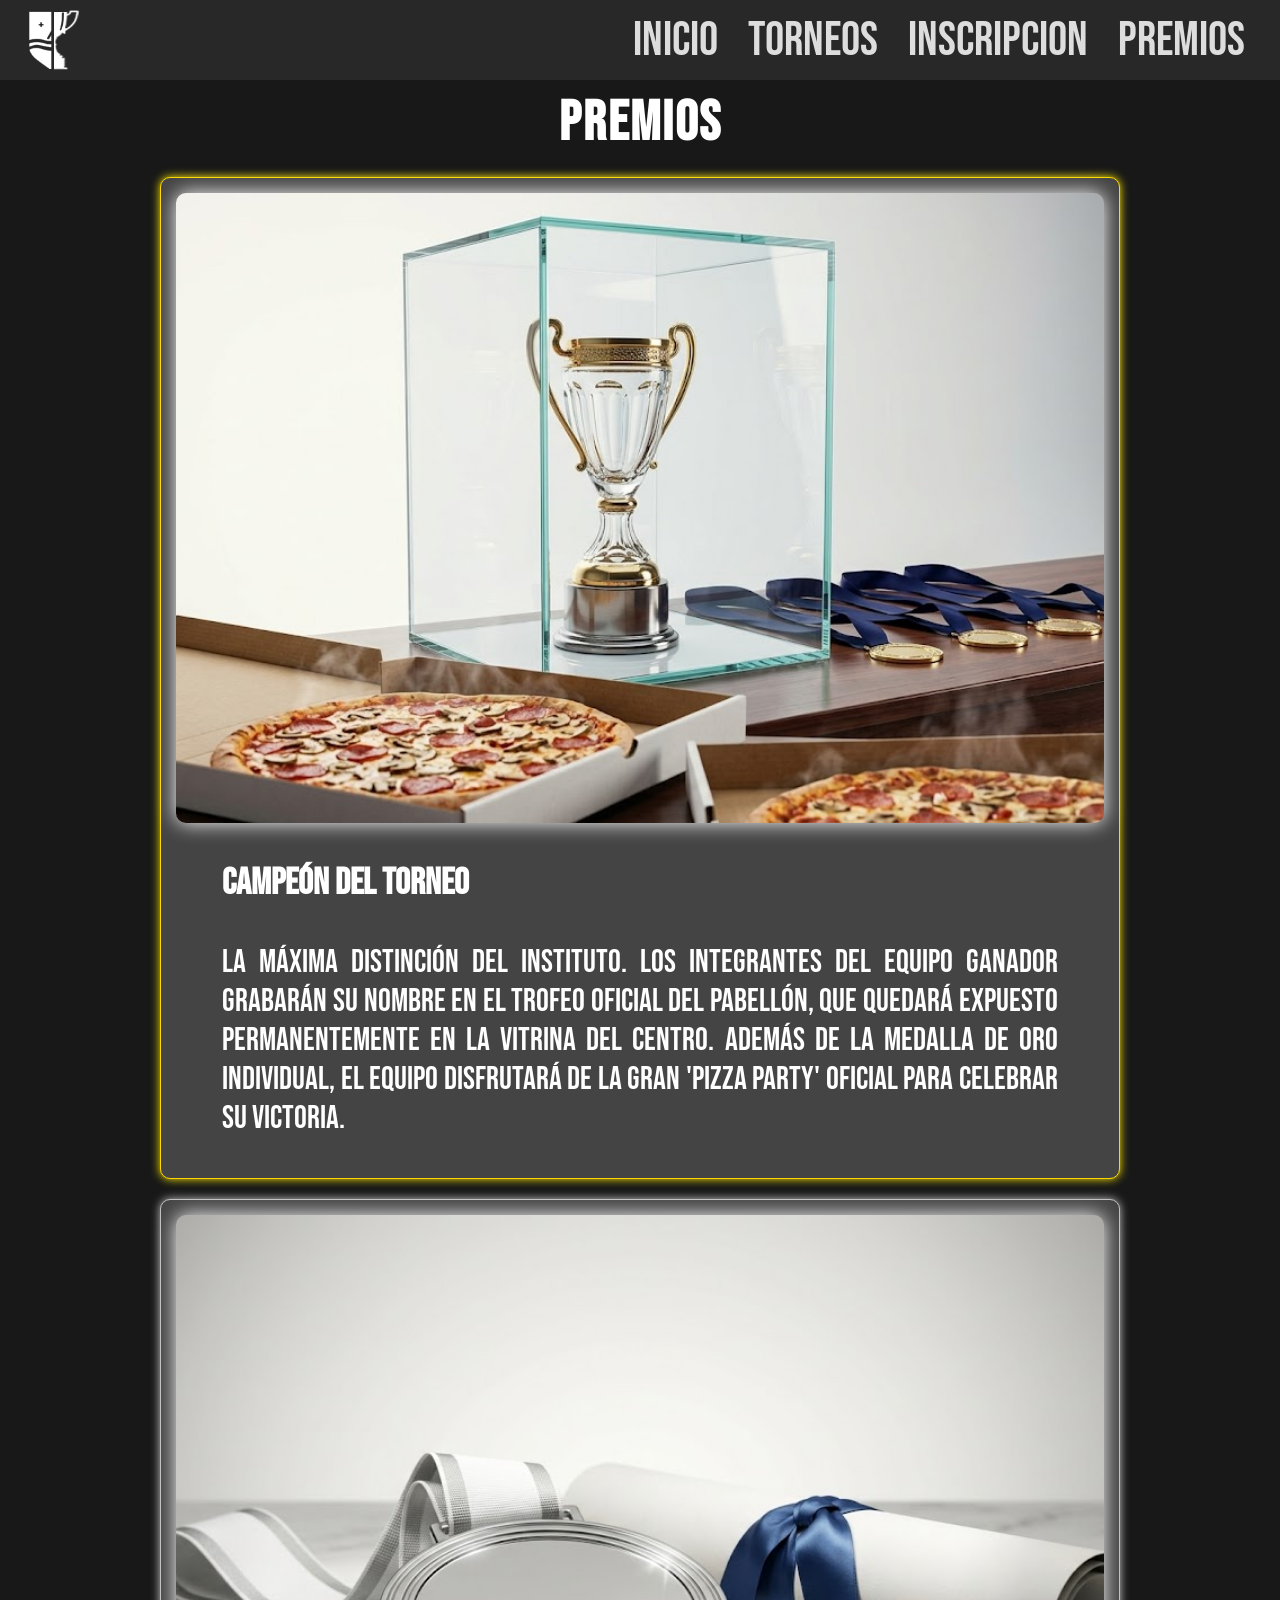
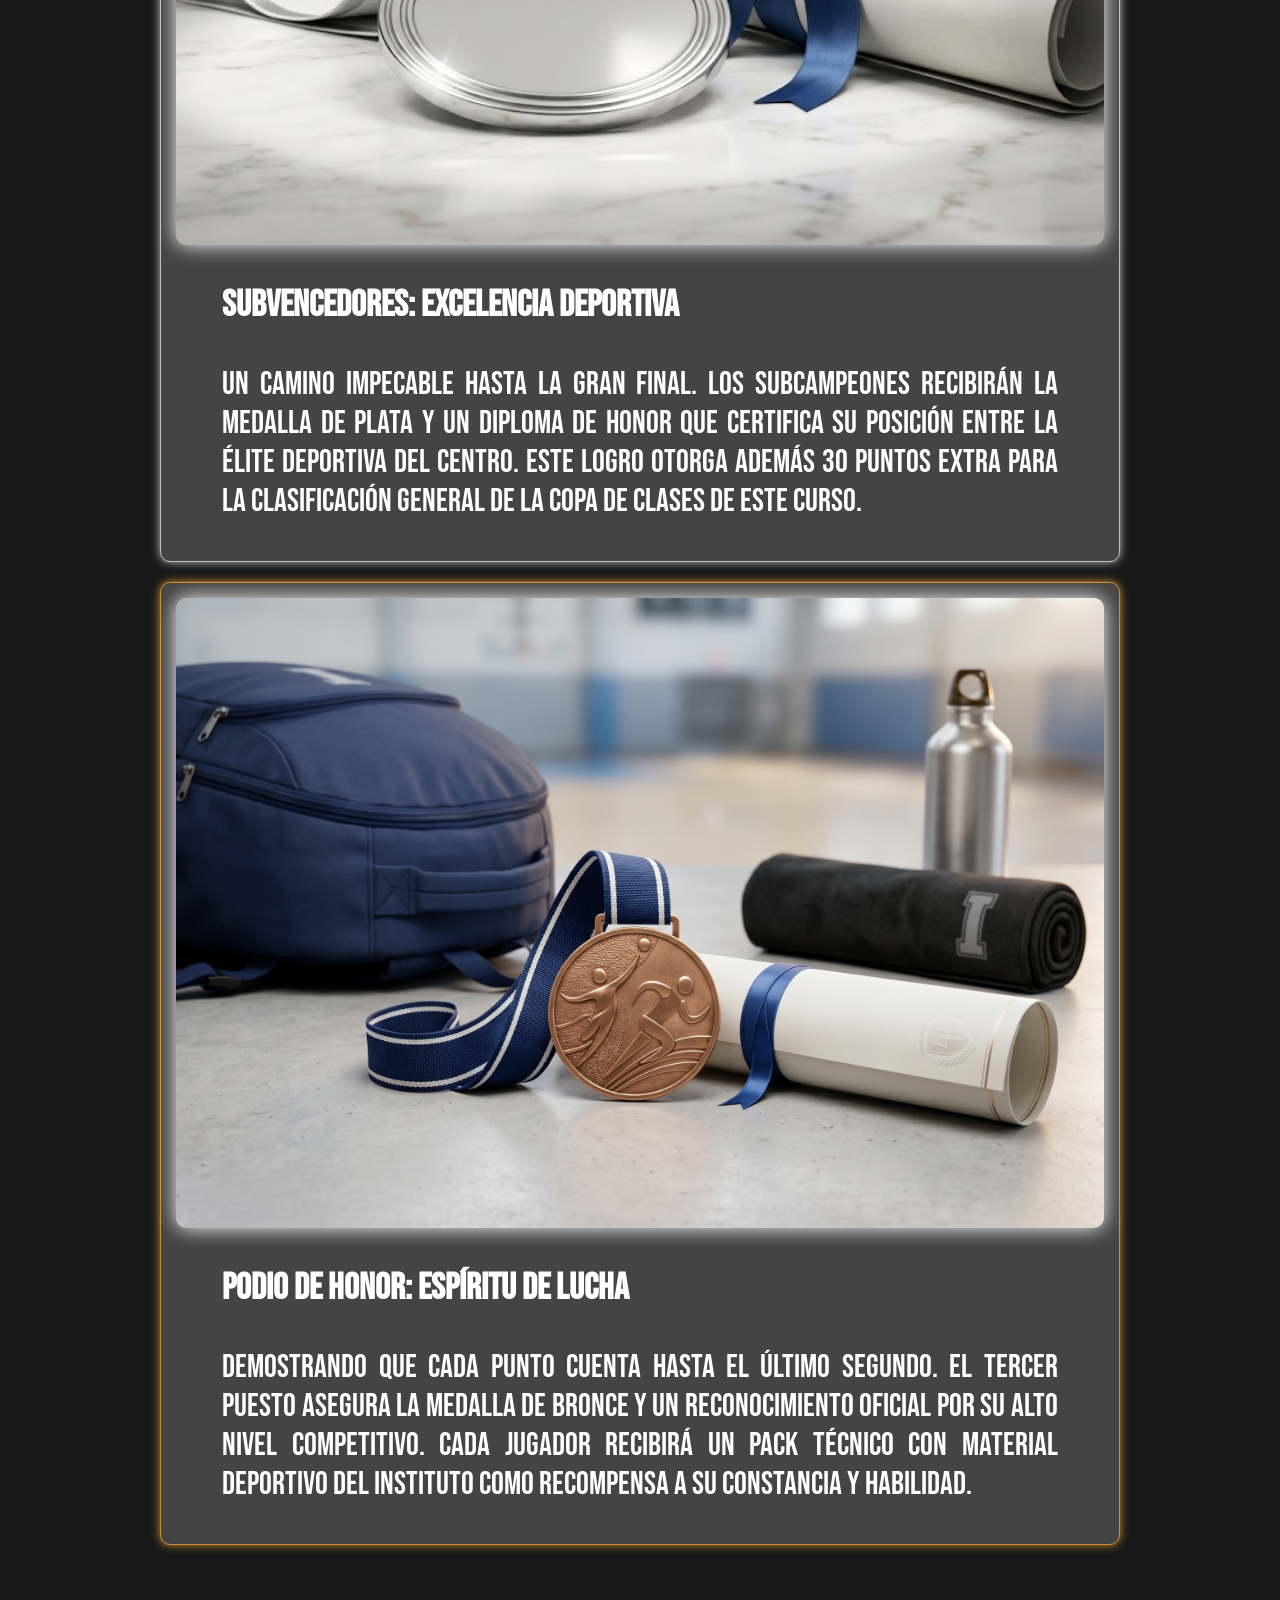
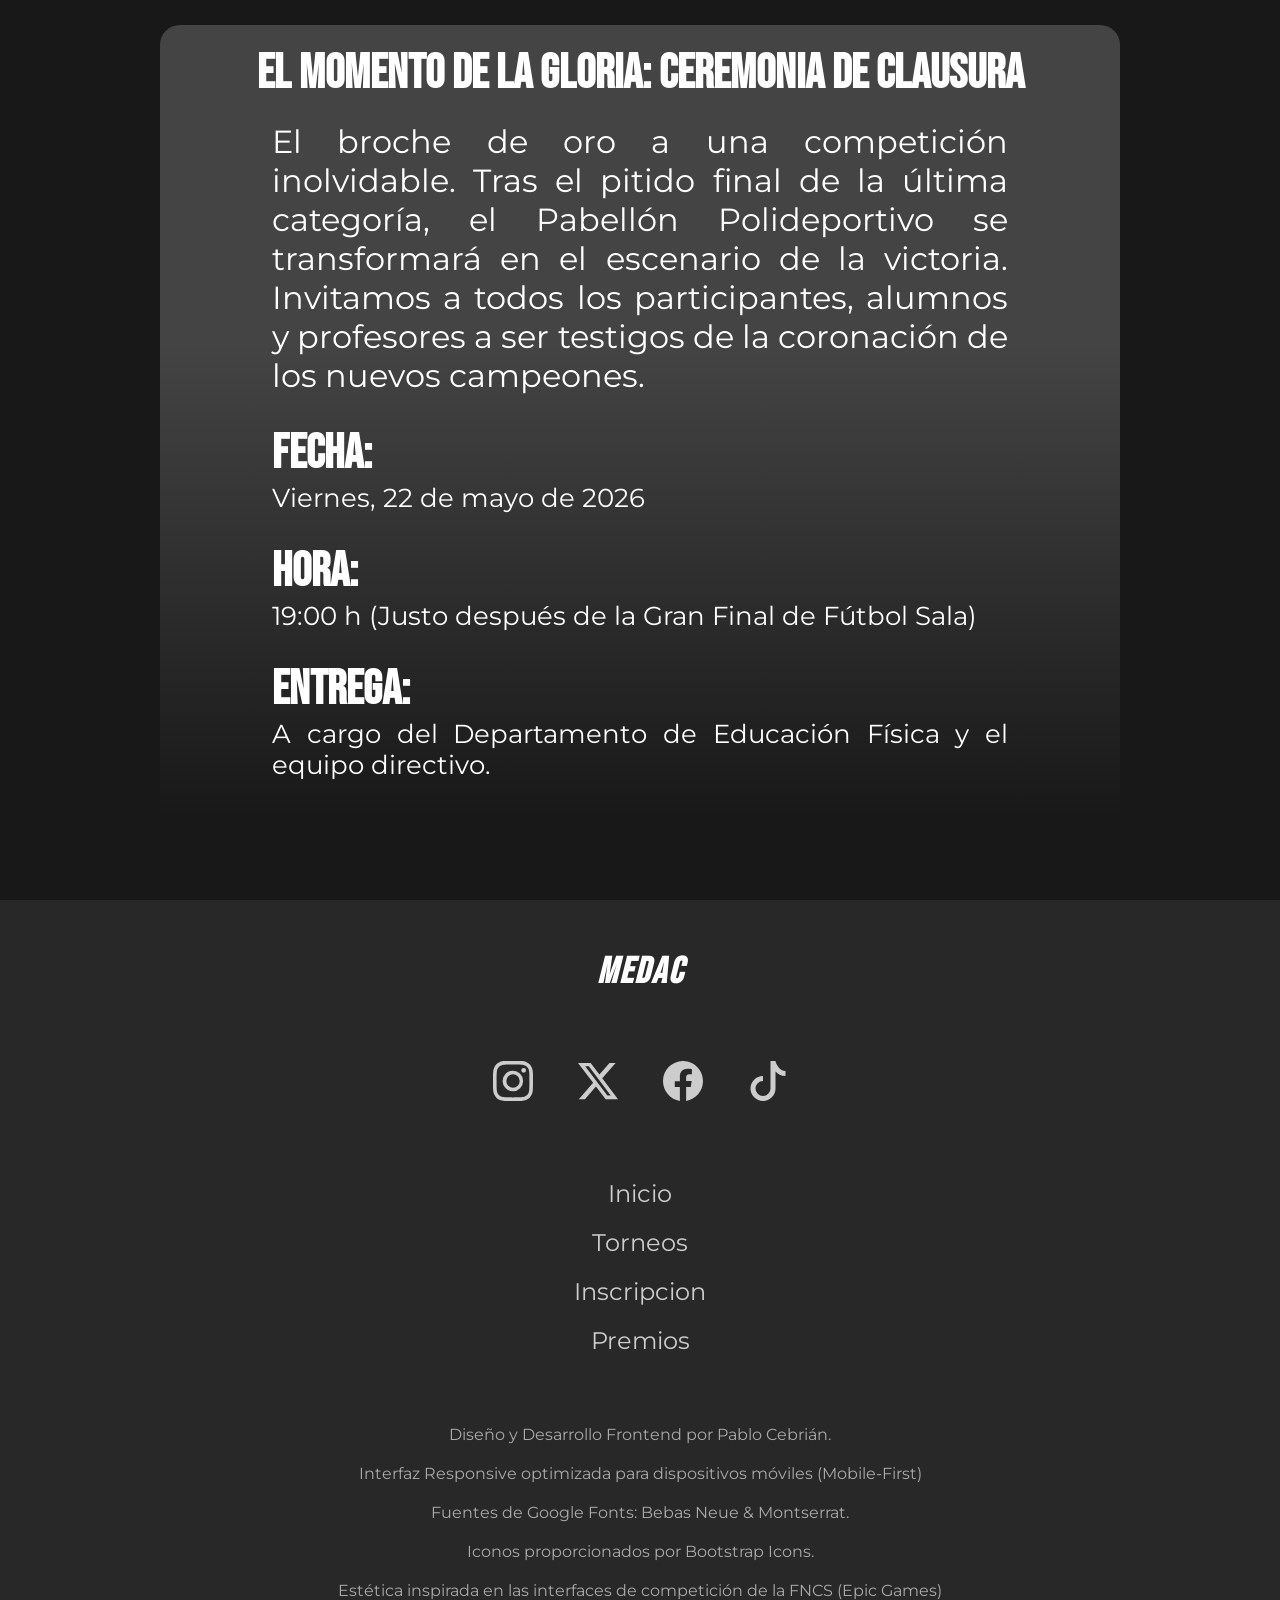
<file: pages/premios.html>
<!DOCTYPE html>
<html lang="en">
<head>
    <meta charset="UTF-8">
    <meta name="viewport" content="width=device-width, initial-scale=1.0">
    <title>Torneo Medac</title>
    <link rel="stylesheet" href="../css/styles.css">

    <!--FUENTES-->
    <link rel="preconnect" href="https://fonts.googleapis.com">
    <link rel="preconnect" href="https://fonts.gstatic.com" crossorigin>
    <link href="https://fonts.googleapis.com/css2?family=Bebas+Neue&family=Instrument+Serif:ital@0;1&family=Montserrat:ital,wght@0,100..900;1,100..900&family=Oswald:wght@200..700&family=Staatliches&display=swap" rel="stylesheet">
</head>
<body>
    <header class="header">
        <div class="header__image">
            <img src="../img/logo.png" class="header__image" alt="">
        </div>
        <nav class="header__nav">
            <input type="checkbox" id="nav-checkbox">
            <label class="header__nav-button" for="nav-checkbox">=</label>
            <ul class="header__list-nav">
                <li class="header__list-item"><a href="../index.html">Inicio</a></li>
                <li class="header__list-item"><a href="torneos.html">Torneos</a></li>
                <li class="header__list-item"><a href="inscripcion.html">Inscripcion</a></li>
                <li class="header__list-item"><a href="#">Premios</a></li>
            </ul>
        </nav>
    </header>

    <main>
        <div class="premios__page">
            
            <h2>Premios</h2>
            <div class="premios--section section--1">
                <div class="premios--img premio--img1"></div>
                <div class="premios--text">
                    <h3>CAMPEÓN DEL TORNEO</h3>
                    <p>La máxima distinción del instituto. Los integrantes del equipo ganador grabarán su nombre en el Trofeo Oficial del Pabellón, que quedará expuesto permanentemente en la vitrina del centro. Además de la medalla de oro individual, el equipo disfrutará de la Gran 'Pizza Party' oficial para celebrar su victoria.</p>
                </div>
            </div>
            <div class="premios--section section--2">
                <div class="premios--img premio--img2"></div>
                <div class="premios--text">
                    <h3>SUBVENCEDORES: EXCELENCIA DEPORTIVA</h3>
                    <p>Un camino impecable hasta la gran final. Los subcampeones recibirán la Medalla de Plata y un diploma de honor que certifica su posición entre la élite deportiva del centro. Este logro otorga además 30 puntos extra para la clasificación general de la Copa de Clases de este curso.</p>
                </div>
            </div>
            <div class="premios--section section--3">
                <div class="premios--img premio--img3"></div>
                <div class="premios--text">
                    <h3>PODIO DE HONOR: ESPÍRITU DE LUCHA</h3>
                    <p>Demostrando que cada punto cuenta hasta el último segundo. El tercer puesto asegura la Medalla de Bronce y un reconocimiento oficial por su alto nivel competitivo. Cada jugador recibirá un Pack Técnico con material deportivo del instituto como recompensa a su constancia y habilidad.</p>
                </div>
            </div>

            <div class="premios__entrega">
                <h3>EL MOMENTO DE LA GLORIA: CEREMONIA DE CLAUSURA</h3>
                <div class="entrega--texto">
                    <p>El broche de oro a una competición inolvidable. Tras el pitido final de la última categoría, el Pabellón Polideportivo se transformará en el escenario de la victoria. Invitamos a todos los participantes, alumnos y profesores a ser testigos de la coronación de los nuevos campeones.</p>

                    <div class="entrega--info">
                        <h4>Fecha:</h4>
                        <p>Viernes, 22 de mayo de 2026</p>
                    </div>
                    <div class="entrega--info">
                        <h4>Hora:</h4>
                        <p>19:00 h (Justo después de la Gran Final de Fútbol Sala)</p>
                    </div>
                    <div class="entrega--info">
                        <h4>Entrega: </h4>
                        <p>A cargo del Departamento de Educación Física y el equipo directivo.</p>
                    </div>
                </div>
            </div>
        </div>

        
    </main>

        <footer>
        <div class="fotter--media">
            <h3>MEDAC</h3>
            <div class="media--icons">
                <a href="" class="media--enlace ig"><svg xmlns="http://www.w3.org/2000/svg" width="40" height="40" fill="currentColor" class="bi bi-instagram" viewBox="0 0 16 16">
<path d="M8 0C5.829 0 5.556.01 4.703.048 3.85.088 3.269.222 2.76.42a3.9 3.9 0 0 0-1.417.923A3.9 3.9 0 0 0 .42 2.76C.222 3.268.087 3.85.048 4.7.01 5.555 0 5.827 0 8.001c0 2.172.01 2.444.048 3.297.04.852.174 1.433.372 1.942.205.526.478.972.923 1.417.444.445.89.719 1.416.923.51.198 1.09.333 1.942.372C5.555 15.99 5.827 16 8 16s2.444-.01 3.298-.048c.851-.04 1.434-.174 1.943-.372a3.9 3.9 0 0 0 1.416-.923c.445-.445.718-.891.923-1.417.197-.509.332-1.09.372-1.942C15.99 10.445 16 10.173 16 8s-.01-2.445-.048-3.299c-.04-.851-.175-1.433-.372-1.941a3.9 3.9 0 0 0-.923-1.417A3.9 3.9 0 0 0 13.24.42c-.51-.198-1.092-.333-1.943-.372C10.443.01 10.172 0 7.998 0zm-.717 1.442h.718c2.136 0 2.389.007 3.232.046.78.035 1.204.166 1.486.275.373.145.64.319.92.599s.453.546.598.92c.11.281.24.705.275 1.485.039.843.047 1.096.047 3.231s-.008 2.389-.047 3.232c-.035.78-.166 1.203-.275 1.485a2.5 2.5 0 0 1-.599.919c-.28.28-.546.453-.92.598-.28.11-.704.24-1.485.276-.843.038-1.096.047-3.232.047s-2.39-.009-3.233-.047c-.78-.036-1.203-.166-1.485-.276a2.5 2.5 0 0 1-.92-.598 2.5 2.5 0 0 1-.6-.92c-.109-.281-.24-.705-.275-1.485-.038-.843-.046-1.096-.046-3.233s.008-2.388.046-3.231c.036-.78.166-1.204.276-1.486.145-.373.319-.64.599-.92s.546-.453.92-.598c.282-.11.705-.24 1.485-.276.738-.034 1.024-.044 2.515-.045zm4.988 1.328a.96.96 0 1 0 0 1.92.96.96 0 0 0 0-1.92m-4.27 1.122a4.109 4.109 0 1 0 0 8.217 4.109 4.109 0 0 0 0-8.217m0 1.441a2.667 2.667 0 1 1 0 5.334 2.667 2.667 0 0 1 0-5.334"/>
</svg></a>
                <a href="" class="media--enlace"> <svg xmlns="http://www.w3.org/2000/svg" width="40" height="40" fill="currentColor" class="bi bi-twitter-x" viewBox="0 0 16 16">
<path d="M12.6.75h2.454l-5.36 6.142L16 15.25h-4.937l-3.867-5.07-4.425 5.07H.316l5.733-6.57L0 .75h5.063l3.495 4.633L12.601.75Zm-.86 13.028h1.36L4.323 2.145H2.865z"/>
</svg></a>
                <a href="" class="media--enlace"><svg xmlns="http://www.w3.org/2000/svg" width="40" height="40" fill="currentColor" class="bi bi-facebook" viewBox="0 0 16 16">
<path d="M16 8.049c0-4.446-3.582-8.05-8-8.05C3.58 0-.002 3.603-.002 8.05c0 4.017 2.926 7.347 6.75 7.951v-5.625h-2.03V8.05H6.75V6.275c0-2.017 1.195-3.131 3.022-3.131.876 0 1.791.157 1.791.157v1.98h-1.009c-.993 0-1.303.621-1.303 1.258v1.51h2.218l-.354 2.326H9.25V16c3.824-.604 6.75-3.934 6.75-7.951"/>
</svg></a>
                <a href="" class="media--enlace"><svg xmlns="http://www.w3.org/2000/svg" width="40" height="40" fill="currentColor" class="bi bi-tiktok" viewBox="0 0 16 16">
<path d="M9 0h1.98c.144.715.54 1.617 1.235 2.512C12.895 3.389 13.797 4 15 4v2c-1.753 0-3.07-.814-4-1.829V11a5 5 0 1 1-5-5v2a3 3 0 1 0 3 3z"/>
</svg></a>
            </div>
        </div>

        <div class="footer--cuerpo">
            <a href="index.html" class="footer--link">Inicio</a>
            <a href="torneos.html" class="footer--link">Torneos</a>
            <a href="inscripcion.html" class="footer--link">Inscripcion</a>
            <a href="premios.html" class="footer--link">Premios</a>
        </div>

        <div class="footer--creditos">
            <p>Diseño y Desarrollo Frontend por Pablo Cebrián.</p>
            <p>Interfaz Responsive optimizada para dispositivos móviles (Mobile-First)</p>
            <p>Fuentes de Google Fonts: Bebas Neue & Montserrat.</p>
            <p>Iconos proporcionados por Bootstrap Icons.</p>
            <p>Estética inspirada en las interfaces de competición de la FNCS (Epic Games)</p>
        </div>
    </footer>
</body>
</html>
</file>
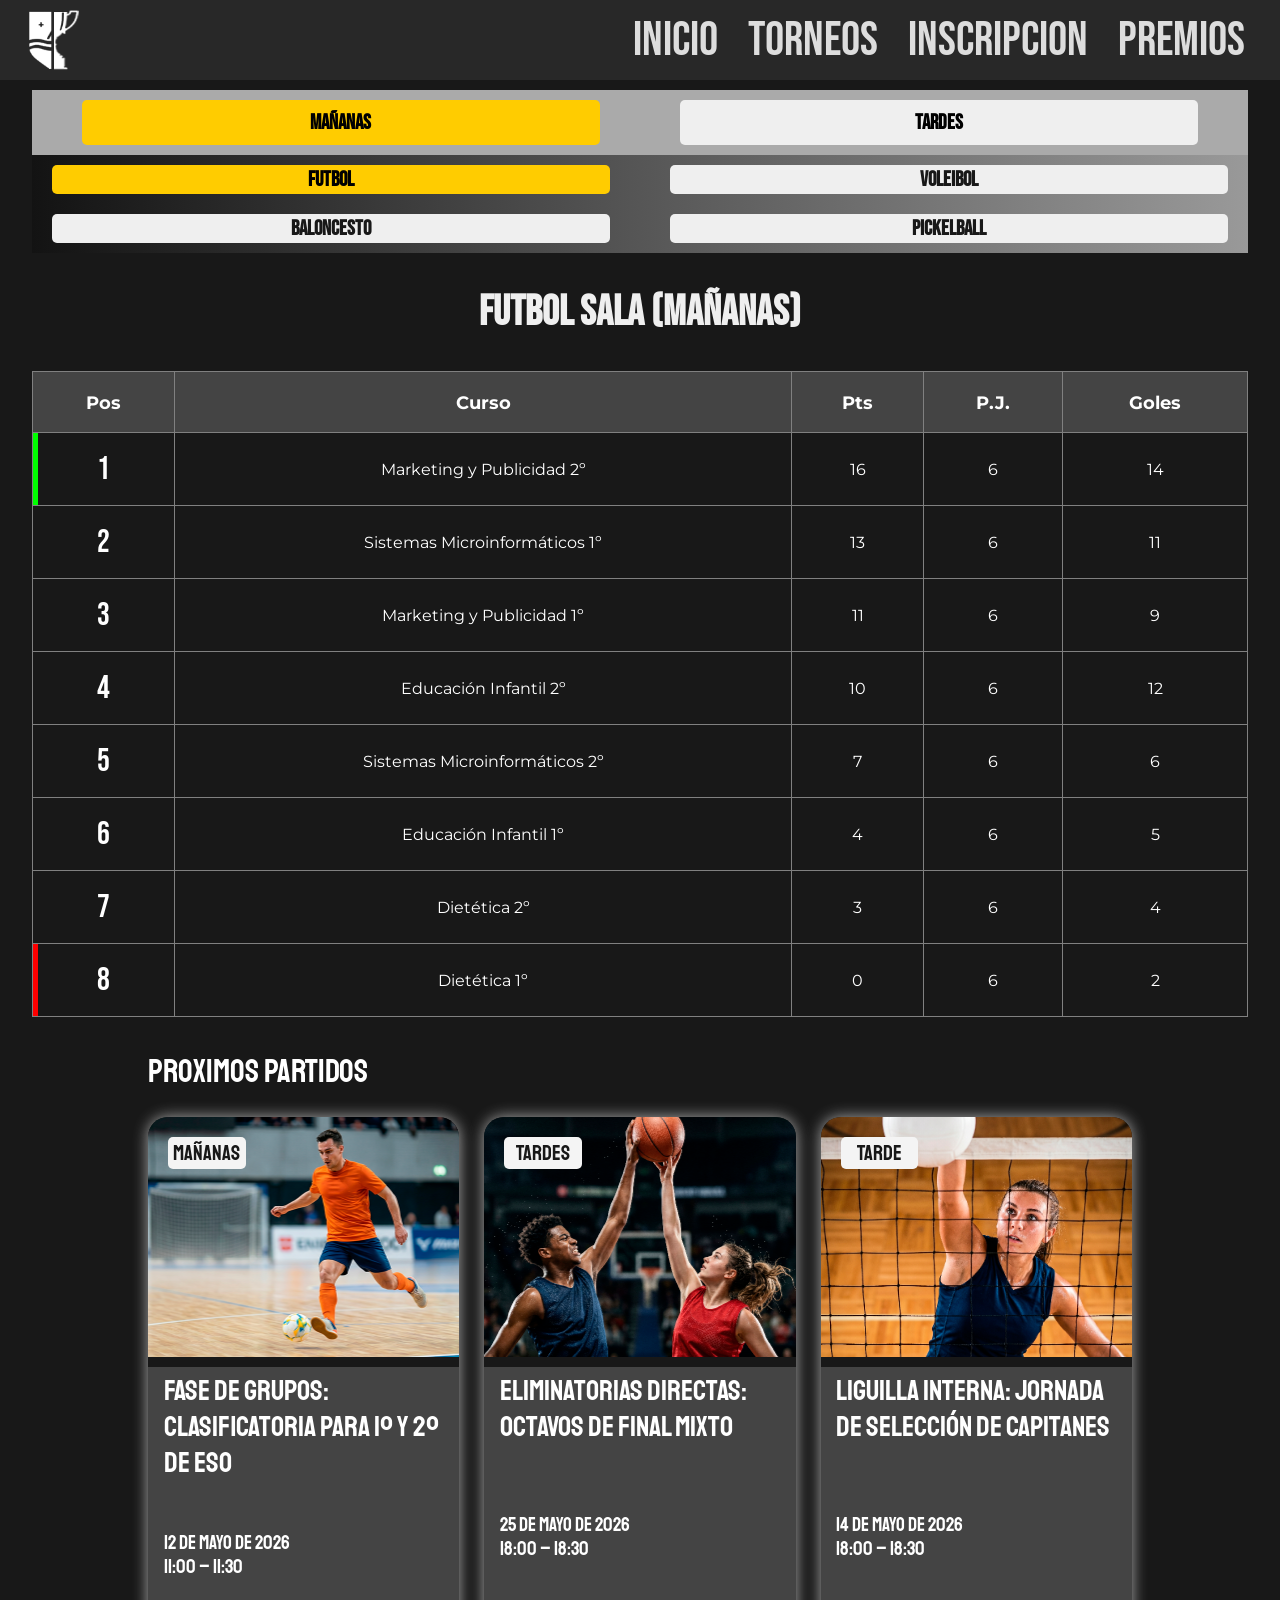
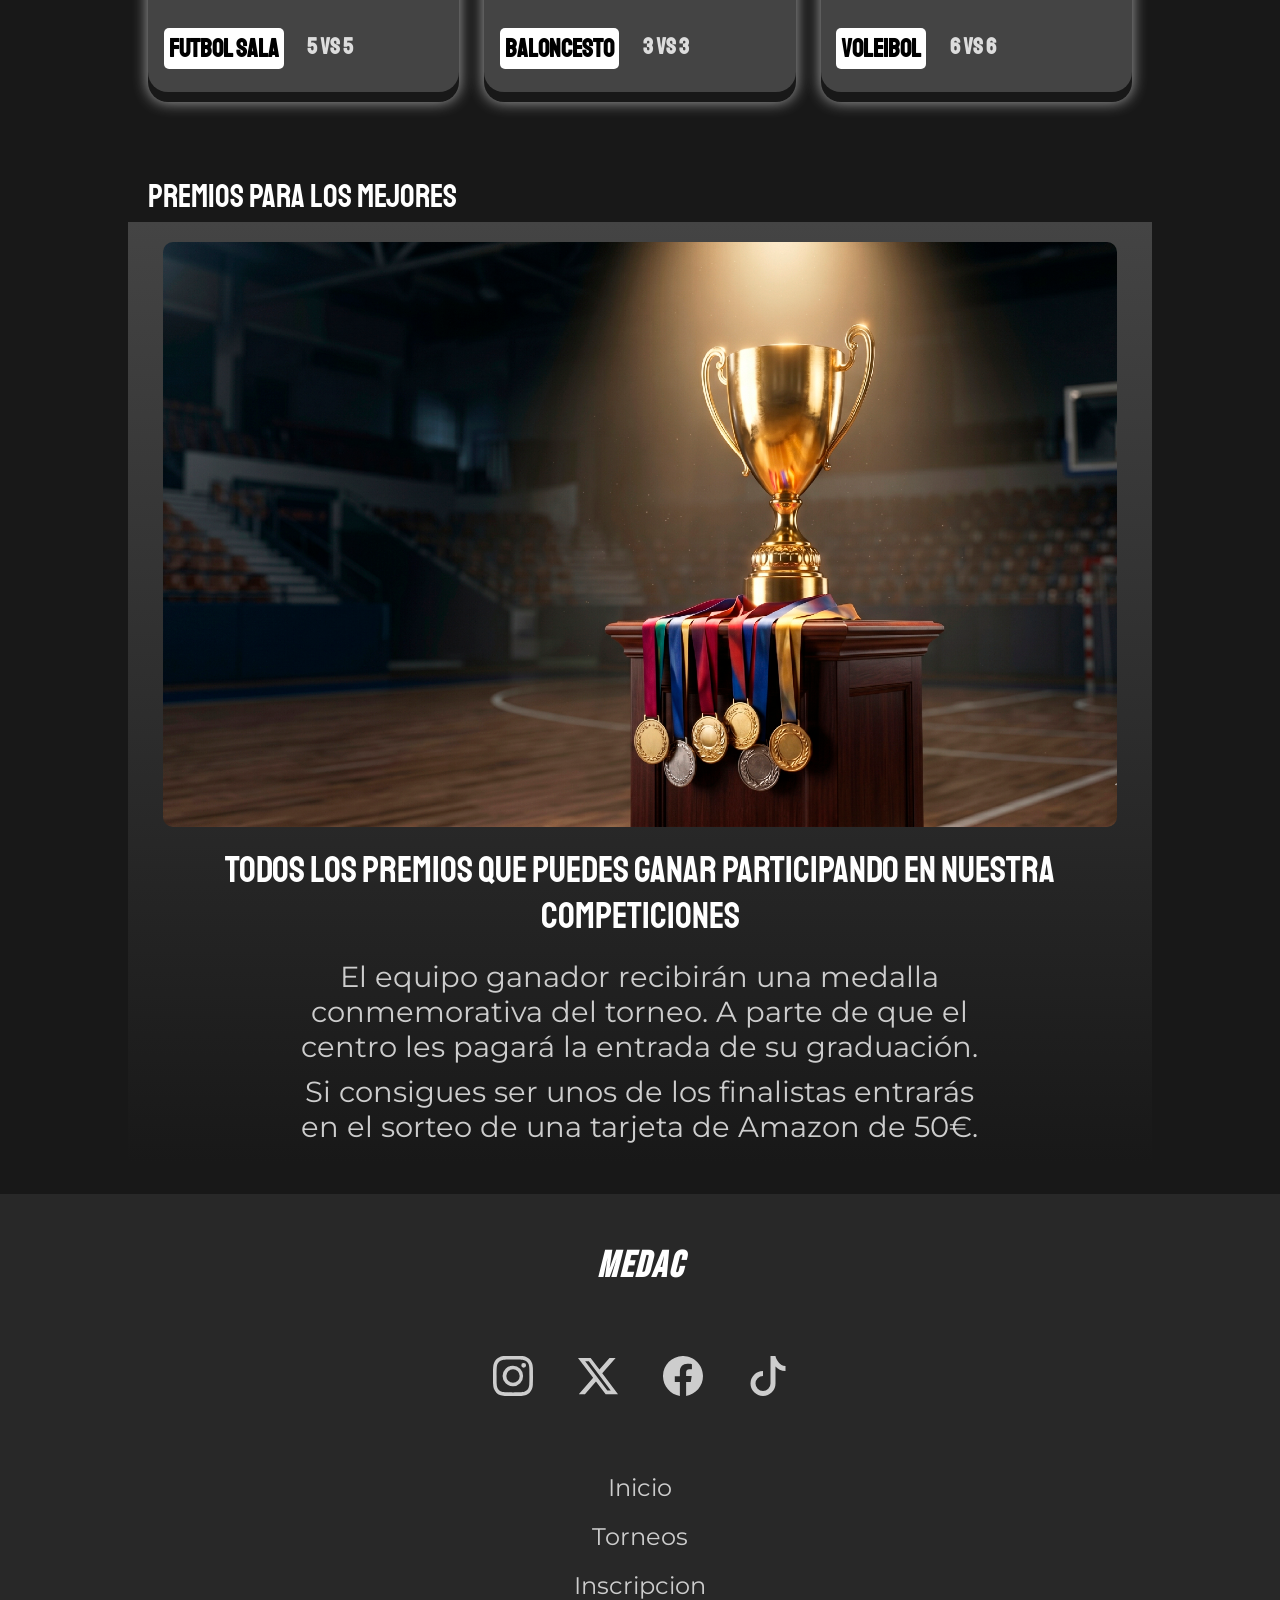
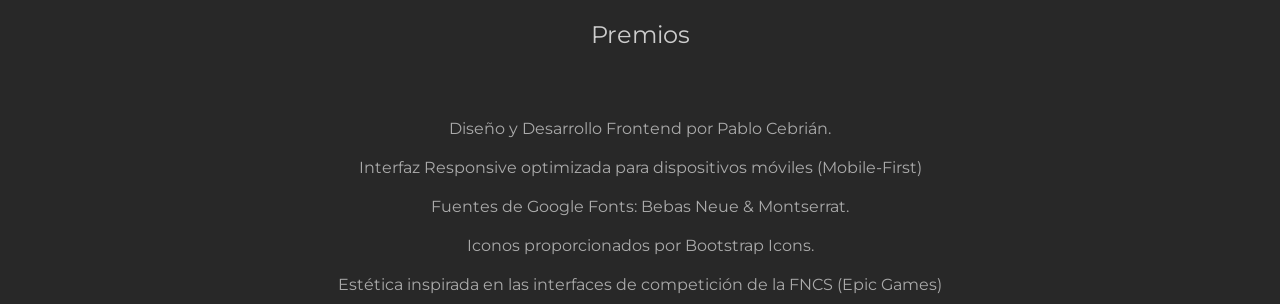
<file: pages/torneos.html>
<!DOCTYPE html>
<html lang="en">
<head>
    <meta charset="UTF-8">
    <meta name="viewport" content="width=device-width, initial-scale=1.0">
    <title>Torneo Medac</title>
    <link rel="stylesheet" href="../css/styles.css">

    <!--FUENTES-->
    <link rel="preconnect" href="https://fonts.googleapis.com">
    <link rel="preconnect" href="https://fonts.gstatic.com" crossorigin>
    <link href="https://fonts.googleapis.com/css2?family=Bebas+Neue&family=Instrument+Serif:ital@0;1&family=Montserrat:ital,wght@0,100..900;1,100..900&family=Oswald:wght@200..700&family=Staatliches&display=swap" rel="stylesheet">
</head>
<body>
    <header class="header">
        <div class="header__image">
            <img src="../img/logo.png" class="header__image" alt="">
        </div>
        <nav class="header__nav">
            <input type="checkbox" id="nav-checkbox">
            <label class="header__nav-button" for="nav-checkbox">=</label>
            <ul class="header__list-nav">
                <li class="header__list-item"><a href="../index.html">Inicio</a></li>
                <li class="header__list-item"><a href="#">Torneos</a></li>
                <li class="header__list-item"><a href="inscripcion.html">Inscripcion</a></li>
                <li class="header__list-item"><a href="premios.html">Premios</a></li>
            </ul>
        </nav>
    </header>

    <main>
        <input type="radio" name="turno" id="turno-manana" checked hidden>
        <input type="radio" name="turno" id="turno-tarde" hidden>

        <input type="radio" name="ver-deportes" id="ver-futbol" checked hidden>
        <input type="radio" name="ver-deportes" id="ver-volley" hidden>
        <input type="radio" name="ver-deportes" id="ver-baloncesto" hidden>
        <input type="radio" name="ver-deportes" id="ver-pickelball" hidden>
        
        <div class="seleccion__deportes">
            <div class="seleccion--turnos">
                <label for="turno-manana">Mañanas</label>
                <label for="turno-tarde">Tardes</label>
            </div>

            <ul class="deportes__list">
                <li class="deportes__list--item"> <label for="ver-futbol">Futbol</label></li>
                <li class="deportes__list--item"> <label for="ver-volley">Voleibol</label></li>
                <li class="deportes__list--item"> <label for="ver-baloncesto">Baloncesto</label></li>
                <li class="deportes__list--item"> <label for="ver-pickelball">Pickelball</label></li>
            </ul>
        </div>

        <div class="seccion__tablas  futbol tarde">
            <h2>Futbol Sala (Tardes)</h2>
        
            <table class="tabla__clasificacion" border="1">
                <thead>
                    <tr>
                        <th>Pos</th>
                        <th>Curso</th>
                        <th>Pts</th>
                        <th>P.J.</th>
                        <th>Goles</th>
                    </tr>
                </thead>
                <tbody class="tabla__clasificacion--cuerpo">
                    <tr class="fila1">
                        <td>1</td>
                        <td>Desarrollo Web 1º</td>
                        <td>15</td>
                        <td>6</td>
                        <td>12</td>
                    </tr>
                    <tr class="fila2">
                        <td>2</td>
                        <td>Administración y Finanzas 2º</td>
                        <td>12</td>
                        <td>6</td>
                        <td>10</td>
                    </tr>
                    <tr class="fila3">
                        <td>3</td>
                        <td>Farmacia 1º</td>
                        <td>10</td>
                        <td>6</td>
                        <td>8</td>
                    </tr>
                    <tr class="fila4">
                        <td>4</td>
                        <td>Desarrollo Web 2º</td>
                        <td>9</td>
                        <td>6</td>
                        <td>11</td>
                    </tr>
                    <tr class="fila5">
                        <td>5</td>
                        <td>Farmacia 2º</td>
                        <td>4</td>
                        <td>6</td>
                        <td>5</td>
                    </tr>
                    <tr class="fila6">
                        <td>6</td>
                        <td>Administración y Finanzas 1º</td>
                        <td>1</td>
                        <td>6</td>
                        <td>3</td>
                    </tr>
                </tbody>
            </table>
                
        </div>

        <div class="seccion__tablas futbol mananas">
            <h2>Futbol Sala (Mañanas)</h2>

            <table class="tabla__clasificacion" border="1">
                <thead>
                    <tr>
                        <th>Pos</th>
                        <th>Curso</th>
                        <th>Pts</th>
                        <th>P.J.</th>
                        <th>Goles</th>
                    </tr>
                </thead>
                <tbody class="tabla__clasificacion--cuerpo">
                    <tr class="fila1">
                        <td>1</td>
                        <td>Marketing y Publicidad 2º</td>
                        <td>16</td>
                        <td>6</td>
                        <td>14</td>
                    </tr>
                    <tr class="fila2">
                        <td>2</td>
                        <td>Sistemas Microinformáticos 1º</td>
                        <td>13</td>
                        <td>6</td>
                        <td>11</td>
                    </tr>
                    <tr class="fila3">
                        <td>3</td>
                        <td>Marketing y Publicidad 1º</td>
                        <td>11</td>
                        <td>6</td>
                        <td>9</td>
                    </tr>
                    <tr class="fila4">
                        <td>4</td>
                        <td>Educación Infantil 2º</td>
                        <td>10</td>
                        <td>6</td>
                        <td>12</td>
                    </tr>
                    <tr class="fila5">
                        <td>5</td>
                        <td>Sistemas Microinformáticos 2º</td>
                        <td>7</td>
                        <td>6</td>
                        <td>6</td>
                    </tr>
                    <tr class="fila6">
                        <td>6</td>
                        <td>Educación Infantil 1º</td>
                        <td>4</td>
                        <td>6</td>
                        <td>5</td>
                    </tr>
                    <tr class="fila7">
                        <td>7</td>
                        <td>Dietética 2º</td>
                        <td>3</td>
                        <td>6</td>
                        <td>4</td>
                    </tr>
                    <tr class="fila8">
                        <td>8</td>
                        <td>Dietética 1º</td>
                        <td>0</td>
                        <td>6</td>
                        <td>2</td>
                    </tr>
                </tbody>
            </table>
        </div>

        <div class="seccion__tablas volley mananas">
            <h2>Volleyball (Mañanas)</h2>

            <table class="tabla__clasificacion" border="1">
                <thead>
                    <tr>
                        <th>Pos</th>
                        <th>Curso</th>
                        <th>Pts</th>
                        <th>P.J.</th>
                        <th>P.G.</th>
                    </tr>
                </thead>
                <tbody class="tabla__clasificacion--cuerpo">
                    <tr class="fila1">
                        <td>1</td>
                        <td>Higiene Bucodental 2º</td>
                        <td>18</td>
                        <td>6</td>
                        <td>6</td>
                    </tr>
                    <tr class="fila2">
                        <td>2</td>
                        <td>Integración Social 1º</td>
                        <td>15</td>
                        <td>6</td>
                        <td>5</td>
                    </tr>
                    <tr class="fila3">
                        <td>3</td>
                        <td>Higiene Bucodental 1º</td>
                        <td>12</td>
                        <td>6</td>
                        <td>4</td>
                    </tr>
                    <tr class="fila4">
                        <td>4</td>
                        <td>Automoción 2º</td>
                        <td>9</td>
                        <td>6</td>
                        <td>3</td>
                    </tr>
                    <tr class="fila5">
                        <td>5</td>
                        <td>Integración Social 2º</td>
                        <td>6</td>
                        <td>6</td>
                        <td>2</td>
                    </tr>
                    <tr class="fila6">
                        <td>6</td>
                        <td>Automoción 1º</td>
                        <td>3</td>
                        <td>6</td>
                        <td>1</td>
                    </tr>
                    <tr class="fila7">
                        <td>7</td>
                        <td>Comercio Internacional 2º</td>
                        <td>3</td>
                        <td>6</td>
                        <td>1</td>
                    </tr>
                    <tr class="fila8">
                        <td>8</td>
                        <td>Comercio Internacional 1º</td>
                        <td>0</td>
                        <td>6</td>
                        <td>0</td>
                    </tr>
                </tbody>
            </table>
        </div>



        <div class="seccion__tablas volley tarde">
            <h2>Volleyball (Tardes)</h2>

            <table class="tabla__clasificacion" border="1">
                <thead>
                    <tr>
                        <th>Pos</th>
                        <th>Curso</th>
                        <th>Pts</th>
                        <th>P.J.</th>
                        <th>P.G.</th>
                    </tr>
                </thead>
                <tbody class="tabla__clasificacion--cuerpo">
                    <tr class="fila1">
                        <td>1</td>
                        <td>Desarrollo Web 1º</td>
                        <td>16</td>
                        <td>6</td>
                        <td>5</td>
                    </tr>
                    <tr class="fila2">
                        <td>2</td>
                        <td>Administración y Finanzas 2º</td>
                        <td>13</td>
                        <td>6</td>
                        <td>4</td>
                    </tr>
                    <tr class="fila3">
                        <td>3</td>
                        <td>Farmacia 1º</td>
                        <td>11</td>
                        <td>6</td>
                        <td>4</td>
                    </tr>
                    <tr class="fila4">
                        <td>4</td>
                        <td>Desarrollo Web 2º</td>
                        <td>10</td>
                        <td>6</td>
                        <td>3</td>
                    </tr>
                    <tr class="fila5">
                        <td>5</td>
                        <td>Farmacia 2º</td>
                        <td>7</td>
                        <td>6</td>
                        <td>2</td>
                    </tr>
                    <tr class="fila6">
                        <td>6</td>
                        <td>Administración y Finanzas 1º</td>
                        <td>4</td>
                        <td>6</td>
                        <td>1</td>
                    </tr>

                    <tr class="fila7">
                        <td>7</td>
                        <td>Emergencias Sanitarias 2º</td>
                        <td>3</td>
                        <td>6</td>
                        <td>1</td>
                    </tr>
                    <tr class="fila8">
                        <td>8</td>
                        <td>Emergencias Sanitarias 1º</td>
                        <td>0</td>
                        <td>6</td>
                        <td>0</td>
                    </tr>
                </tbody>
            </table>
        </div>

<div class="seccion__tablas baloncesto tarde">
    <h2>
        Baloncesto (Tardes)</h2>
    <table class="tabla__clasificacion" border="1">
        <thead>
            <tr>
                <th>Pos</th>
                <th>Curso</th>
                <th>Pts</th>
                <th>P.J.</th>
                <th>P.G.</th>
            </tr>
        </thead>
        <tbody class="tabla__clasificacion--cuerpo">
            <tr class="fila1">
                <td>1</td>
                <td>Desarrollo Web 2º</td>
                <td>15</td>
                <td>5</td>
                <td>5</td>
            </tr>
            <tr class="fila2">
                <td>2</td>
                <td>Administración y Finanzas 2º</td>
                <td>9</td>
                <td>5</td>
                <td>3</td>
            </tr>
            <tr class="fila3">
                <td>3</td>
                <td>Farmacia 2º</td>
                <td>6</td>
                <td>5</td>
                <td>2</td>
            </tr>
            <tr class="fila4">
                <td>4</td>
                <td>Emergencias Sanitarias 1º</td>
                <td>0</td>
                <td>5</td>
                <td>0</td>
            </tr>
        </tbody>
    </table>
</div>

        <div class="seccion__tablas baloncesto mananas">
            <h2>Baloncesto (Mañanas)</h2>
            <table class="tabla__clasificacion" border="1">
                <thead>
                    <tr>
                        <th>Pos</th>
                        <th>Curso</th>
                        <th>Pts</th>
                        <th>P.J.</th>
                        <th>P.G.</th>
                    </tr>
                </thead>
                <tbody class="tabla__clasificacion--cuerpo">
                    <tr class="fila1">
                        <td>1</td>
                        <td>Integración Social 1º</td>
                        <td>12</td>
                        <td>4</td>
                        <td>4</td>
                    </tr>
                    <tr class="fila2">
                        <td>2</td>
                        <td>Higiene Bucodental 2º</td>
                        <td>9</td>
                        <td>4</td>
                        <td>3</td>
                    </tr>
                    <tr class="fila3">
                        <td>3</td>
                        <td>Automoción 1º</td>
                        <td>6</td>
                        <td>4</td>
                        <td>2</td>
                    </tr>
                    <tr class="fila4">
                        <td>4</td>
                        <td>Comercio Internacional 2º</td>
                        <td>3</td>
                        <td>4</td>
                        <td>1</td>
                    </tr>
                    <tr class="fila5">
                        <td>5</td>
                        <td>Integración Social 2º</td>
                        <td>0</td>
                        <td>4</td>
                        <td>0</td>
                    </tr>
                </tbody>
            </table>
        </div>

        <div class="seccion__tablas pickelball mananas">
            <h2>Pickleball (Mañanas)</h2>
            <table class="tabla__clasificacion" border="1">
                <thead>
                    <tr>
                        <th>Pos</th>
                        <th>Curso</th>
                        <th>Pts</th>
                        <th>P.J.</th>
                        <th>P.G.</th>
                    </tr>
                </thead>
                <tbody class="tabla__clasificacion--cuerpo">
                    <tr class="fila1">
                        <td>1</td>
                        <td>Higiene Bucodental 1º</td>
                        <td>6</td>
                        <td>2</td>
                        <td>2</td>
                    </tr>
                    <tr class="fila2">
                        <td>2</td>
                        <td>Automoción 2º</td>
                        <td>0</td>
                        <td>2</td>
                        <td>0</td>
                    </tr>
                </tbody>
            </table>
        </div>

<div class="seccion__tablas pickelball tarde">
    <h2>Pickleball (Tardes)</h2>
    <table class="tabla__clasificacion" border="1">
        <thead>
            <tr>
                <th>Pos</th>
                <th>Curso</th>
                <th>Pts</th>
                <th>P.J.</th>
                <th>P.G.</th>
            </tr>
        </thead>
        <tbody class="tabla__clasificacion--cuerpo">
            <tr class="fila1">
                <td>1</td>
                <td>Desarrollo Web 1º</td>
                <td>3</td>
                <td>1</td>
                <td>1</td>
            </tr>
            <tr class="fila2">
                <td>2</td>
                <td>Farmacia 2º</td>
                <td>0</td>
                <td>1</td>
                <td>0</td>
            </tr>
        </tbody>
    </table>
</div>


        <div class="inicio__cuerpo">
            <div class="inicio-seccion seccion1">
                <h3 class="seccion__titulo">Proximos Partidos</h3>

                <div class="inicio--carrusel">
                    <a href="" class="proximo-torneo">
                        <div class="torneo__img torneo__img1">
                            <p class="torneo--turno">Mañanas</p>
                        </div>
                        <div class="torneo__info">
                            <p class="info--titulo">Fase de Grupos: Clasificatoria para 1º y 2º de ESO</p>
                            <div class="info--fecha">
                                <p>12 de mayo de 2026</p>
                                <p>11:00 – 11:30</p>
                            </div>
                            <div class="deporteNumero">
                                <h4>Futbol Sala</h4>
                                <h4>5 vs 5</h4>
                            </div>
                        </div>
                    </a>

                    <a href="" class="proximo-torneo">
                        <div class="torneo__img torneo__img2">
                            <p class="torneo--turno">Tardes</p>
                        </div>
                        <div class="torneo__info">
                            <p class="info--titulo">Eliminatorias Directas: Octavos de Final Mixto</p>
                            <div class="info--fecha">
                                <p>25 de mayo de 2026</p>
                                <p>18:00 – 18:30</p>
                            </div>
                            <div class="deporteNumero">
                                <h4>Baloncesto</h4>
                                <h4>3 vs 3</h4>
                            </div>
                        </div>
                    </a>
    
                    <a href="" class="proximo-torneo">
                        <div class="torneo__img torneo__img3">
                            <p class="torneo--turno">Tarde</p>
                        </div>
                        <div class="torneo__info">
                            <p class="info--titulo">Liguilla Interna: Jornada de Selección de Capitanes</p>
                            <div class="info--fecha">
                                <p>14 de mayo de 2026</p>
                                <p>18:00 – 18:30</p>
                            </div>
                            <div class="deporteNumero">
                                <h4>Voleibol</h4>
                                <h4>6 vs 6</h4>
                            </div>
                        </div>
                    </a>
                </div>
            </div>

            <div class="inicio-seccion seccion2">
                <h3 class="seccion__titulo">Premios Para los Mejores</h3>
                <div class="seccion2--cuerpo">
                    <div class="seccion2--img"></div>
                    <h4>Todos los premios que puedes ganar participando en nuestra competiciones</h4>
                    <div class="seccion2--texto">
                        <p>El equipo ganador recibirán una medalla conmemorativa del torneo.
                        A parte de que el centro les pagará la entrada de su graduación.
                        </p>
                        <p>
                            Si consigues ser unos de los finalistas entrarás en el sorteo de una tarjeta de Amazon de 50€.
                        </p>
                    </div>
                </div>
            </div>
        </div>
    </main>

        <footer>
        <div class="fotter--media">
            <h3>MEDAC</h3>
            <div class="media--icons">
                <a href="" class="media--enlace ig"><svg xmlns="http://www.w3.org/2000/svg" width="40" height="40" fill="currentColor" class="bi bi-instagram" viewBox="0 0 16 16">
<path d="M8 0C5.829 0 5.556.01 4.703.048 3.85.088 3.269.222 2.76.42a3.9 3.9 0 0 0-1.417.923A3.9 3.9 0 0 0 .42 2.76C.222 3.268.087 3.85.048 4.7.01 5.555 0 5.827 0 8.001c0 2.172.01 2.444.048 3.297.04.852.174 1.433.372 1.942.205.526.478.972.923 1.417.444.445.89.719 1.416.923.51.198 1.09.333 1.942.372C5.555 15.99 5.827 16 8 16s2.444-.01 3.298-.048c.851-.04 1.434-.174 1.943-.372a3.9 3.9 0 0 0 1.416-.923c.445-.445.718-.891.923-1.417.197-.509.332-1.09.372-1.942C15.99 10.445 16 10.173 16 8s-.01-2.445-.048-3.299c-.04-.851-.175-1.433-.372-1.941a3.9 3.9 0 0 0-.923-1.417A3.9 3.9 0 0 0 13.24.42c-.51-.198-1.092-.333-1.943-.372C10.443.01 10.172 0 7.998 0zm-.717 1.442h.718c2.136 0 2.389.007 3.232.046.78.035 1.204.166 1.486.275.373.145.64.319.92.599s.453.546.598.92c.11.281.24.705.275 1.485.039.843.047 1.096.047 3.231s-.008 2.389-.047 3.232c-.035.78-.166 1.203-.275 1.485a2.5 2.5 0 0 1-.599.919c-.28.28-.546.453-.92.598-.28.11-.704.24-1.485.276-.843.038-1.096.047-3.232.047s-2.39-.009-3.233-.047c-.78-.036-1.203-.166-1.485-.276a2.5 2.5 0 0 1-.92-.598 2.5 2.5 0 0 1-.6-.92c-.109-.281-.24-.705-.275-1.485-.038-.843-.046-1.096-.046-3.233s.008-2.388.046-3.231c.036-.78.166-1.204.276-1.486.145-.373.319-.64.599-.92s.546-.453.92-.598c.282-.11.705-.24 1.485-.276.738-.034 1.024-.044 2.515-.045zm4.988 1.328a.96.96 0 1 0 0 1.92.96.96 0 0 0 0-1.92m-4.27 1.122a4.109 4.109 0 1 0 0 8.217 4.109 4.109 0 0 0 0-8.217m0 1.441a2.667 2.667 0 1 1 0 5.334 2.667 2.667 0 0 1 0-5.334"/>
</svg></a>
                <a href="" class="media--enlace"> <svg xmlns="http://www.w3.org/2000/svg" width="40" height="40" fill="currentColor" class="bi bi-twitter-x" viewBox="0 0 16 16">
<path d="M12.6.75h2.454l-5.36 6.142L16 15.25h-4.937l-3.867-5.07-4.425 5.07H.316l5.733-6.57L0 .75h5.063l3.495 4.633L12.601.75Zm-.86 13.028h1.36L4.323 2.145H2.865z"/>
</svg></a>
                <a href="" class="media--enlace"><svg xmlns="http://www.w3.org/2000/svg" width="40" height="40" fill="currentColor" class="bi bi-facebook" viewBox="0 0 16 16">
<path d="M16 8.049c0-4.446-3.582-8.05-8-8.05C3.58 0-.002 3.603-.002 8.05c0 4.017 2.926 7.347 6.75 7.951v-5.625h-2.03V8.05H6.75V6.275c0-2.017 1.195-3.131 3.022-3.131.876 0 1.791.157 1.791.157v1.98h-1.009c-.993 0-1.303.621-1.303 1.258v1.51h2.218l-.354 2.326H9.25V16c3.824-.604 6.75-3.934 6.75-7.951"/>
</svg></a>
                <a href="" class="media--enlace"><svg xmlns="http://www.w3.org/2000/svg" width="40" height="40" fill="currentColor" class="bi bi-tiktok" viewBox="0 0 16 16">
<path d="M9 0h1.98c.144.715.54 1.617 1.235 2.512C12.895 3.389 13.797 4 15 4v2c-1.753 0-3.07-.814-4-1.829V11a5 5 0 1 1-5-5v2a3 3 0 1 0 3 3z"/>
</svg></a>
            </div>
        </div>

        <div class="footer--cuerpo">
            <a href="index.html" class="footer--link">Inicio</a>
            <a href="torneos.html" class="footer--link">Torneos</a>
            <a href="inscripcion.html" class="footer--link">Inscripcion</a>
            <a href="premios.html" class="footer--link">Premios</a>
        </div>

        <div class="footer--creditos">
            <p>Diseño y Desarrollo Frontend por Pablo Cebrián.</p>
            <p>Interfaz Responsive optimizada para dispositivos móviles (Mobile-First)</p>
            <p>Fuentes de Google Fonts: Bebas Neue & Montserrat.</p>
            <p>Iconos proporcionados por Bootstrap Icons.</p>
            <p>Estética inspirada en las interfaces de competición de la FNCS (Epic Games)</p>
        </div>
    </footer>
</body>
</html>
</file>
<file: css/styles.css>
.instrument-serif-regular {
    font-family: "Instrument Serif", serif;
    font-weight: 400;
    font-style: normal;
}

.instrument-serif-regular-italic {
    font-family: "Instrument Serif", serif;
    font-weight: 400;
    font-style: italic;
}


body {
    font-family: "Instrument Serif";
    background-color: #f00;
    background-color: #181818;
    
}

body, header, ul, li, nav, p, div, a {
    margin: 0;
    padding: 0;
    box-sizing: border-box;
}


/*-----HEADER-------*/
.header {
    display: flex;
    width: 100%;
    height: 80px;
    justify-content: space-between;
    align-items: center;
    font-size: 3rem;
    background-color: #282828;
    z-index: 1;
    
}

.header * {
    padding: 0 0px;
}

.header__image {
    display: grid;
    width: 64px;
    margin-left: 5px;
}



.header__nav-button {
    font-weight: 800;
    color: #fff;
    padding-right: 20px;
}

#nav-checkbox{
    display: none;
    color: white;
}

.header__list-nav {
    display: none;
    list-style: none;
    position: absolute;

}

label {
    font-weight: 700;
}

#nav-checkbox:checked ~ .header__list-nav {
    font-family: "Bebas Neue";
    width: 100%;
    height: 80vh;
    background-color: #383838;
    display: flex;
    position: absolute;
    flex-direction: column;
    justify-content: space-evenly;
    top: 80px;
    left: 0;
    z-index: 1;
}

.header__list-item {
    text-align: center;
    margin: 30px 0px;
    justify-content: space-around;
    width: 100%;
    padding: 0;
    margin: 0;
}

.header__list-item a {
    display: block;
    text-decoration: none;
    color: #ddd;
    box-sizing: border-box;
    padding: 50px 0;
    width: 100%;
    
}

/*-----HEADER-------*/


/*-----INICIO-------*/
    /*-----PORTADA-------*/
.portada {
    font-family: "Bebas Neue", sans-serif;
    display: flex;
    flex-direction: column;
    background-image: 
    linear-gradient(to top, #181818 12% , #0000 60%), 
    url('../img/bg_hor_inicio.png');
    background-color: #181818;
    background-position: 51% -300%;
    background-size: 300%;
    background-repeat: no-repeat;
    width: 100%;
    min-height: 80vh;
}

.portada__texto {
    margin: auto;
    display: flex;
    flex-direction: column;
    margin-bottom: 7%;
}

.portada__texto h2 {

    font-size: 2.9em;
    padding: 20px;
    padding-bottom: 0;
    margin: 0;
    letter-spacing: 3px;
    text-wrap: pretty;
    text-align: center;
    color: #fff;
}

.portada__texto p {
    font-size: 1.7em;
    font-weight: 100;
    margin-top: 10px;
    padding: 0px 50px;
    text-wrap: pretty;
    text-align: center;
    color: #fff;
}

.portada__boton {
    font-family: "Bebas Neue", sans-serif;
    text-decoration: none;
    text-align: center;
    font-size: 3rem;
    background-color: #eee; 
    width: 50%;
    padding: 5px 0;
    color: #000;
    border-radius: 20px;
    margin: auto;
    margin-top: 20px;
}

.portada__boton:hover {
    color: #ffd700;
    background-color: #282828;
}
    /*-----PORTADA-------*/
    /*-----CUERPO-------*/

.inicio__cuerpo {
    display: flex;
    flex-direction: column;
    margin: 30px 0;
}
.inicio-seccion {
    width: 100%;
    font-family: "Staatliches", sans-serif;
    margin-bottom: 30px;
}

.seccion__titulo {
    margin: 5px 20px;
    color: #fff;
    font-size: 2em;
    font-weight: 500;
}

.inicio--carrusel {
    display: flex;
    width: 100%;
    overflow-x: auto;
    scroll-snap-type: x mandatory;
    scroll-snap-align: center;
    
    padding: 20px;
    gap: 25px;
}

.proximo-torneo {
    display: flex;
    flex-direction: column;
    width: 90vw;
    min-width: 90%;
    min-height: 65vh;
    border-radius: 20px;
    box-shadow: 0 0 15px #aaa;
    text-decoration: none;
    gap: 10px;
    padding-bottom: 10px;
}


.torneo__img {
    height: 240px;
    width: 100%;
    flex-grow: 1;
    background-position: 60% 50%;
    background-size: cover;
    flex-shrink: 0;
    border-radius: 20px 20px 0 0;
    position: relative;
}
.torneo__img1 {
    background-image: url(../img/futsal_img.png);
}
.torneo__img2 {
    background-image: url(../img/baloncesto_img.png);
    background-position: 50% 50%;
}
.torneo__img3 {
    background-image: url(../img/volleyball_img.png);
}

.torneo--turno {
    background-color: #f4f4f4;
    color: #181818;
    width: 25%;
    font-size: 1.3em;
    text-align: center;
    border-radius: 5px;
    padding: 3px;
    margin: 20px;
}

.torneo__info {
    height: 100%;
    background-color: #444;
    display: flex;
    flex-direction: column;
    flex-grow: 1;
    justify-content: space-between;
    flex-grow: 1;
    color: #fff;
    border-radius: 0 0 20px 20px;
    padding-bottom: 20px;
}

.info--titulo {
    font-size: 1.8em;
    margin: 2% 5%;
    margin-bottom: 1%;
}

.info--fecha {
    font-size: 1.2em;
    font-weight: 100;
    margin: 1% 5%;
    margin-bottom: 1%;
}

.deporteNumero {
    display: flex;
    padding: 0;
    margin: 0;
}

.deporteNumero h4 {
    font-size: 1.55em;
    padding: 5px;
    border-radius: 5px;
    background-color: #fff;
    color: #000;
    margin: 1% 5%;
    margin-right: 1%;
}

.deporteNumero h4:last-child {
    background-color:#0000;
    color: #ddd;
    font-size: 1.4em;

}


.seccion2--cuerpo {
    display: flex;
    width: 100%;
    flex-direction: column;
    padding: 10px;
    background: linear-gradient(to bottom, #444, #181818);
}

.seccion2--img {
    background-image: url(../img/premios.png);
    margin: auto;
    margin-bottom: 10px;
    width: 95%;
    height: 25vh;
    background-size: cover;
    background-position: center;
    margin: 10px auto;
    border-radius: 10px;
}

.seccion2--cuerpo h4 {
    color: #fff;
    font-size: 2.3em;
    margin-top: 10px;
    margin-bottom: 10px;
    font-weight: 500;
    text-align: center;
}

.seccion2--cuerpo p {
    font-family: "Montserrat";
    color: #cdcdcd;
    text-align: center;
    margin: 10px;
    font-size: 1.3rem;

}

.seccion3 {
    margin-top: 20px;
}

.seccion3 .seccion__titulo{
    font-size: 3em;
    text-align: center;
    text-wrap: balance;
}

.seccion3--cuerpo{
    width: 100%;
    display: flex;
    justify-content: center;
}
.seccion3--cuerpo a{
    font-size: 1.8rem;
    text-decoration: none;
    color: #111;
    padding: 7px 12px;
    background-color: #fff;
    border-radius: 11px;
}

.seccion3--cuerpo a:hover {
    background-color: #ffd700;
    color: #000;
}

iframe {
    display: flex;
    margin: auto;
    margin-top: 60px;
    box-shadow: 0 0 20px #fff;
    border-radius: 15px;
}

    /*-----CUERPO-------*/
    
    /*-----FOOTER-------*/
footer {
    display: flex;
    flex-direction: column;
    width: 100%;
    color: #aaa;
    background-color: #282828;
    font-family: "Montserrat";
}

.fotter--media h3 {
    color: #fff;
    width: 100%;
    font-size: 2.3rem;
    font-style: italic;
    font-family: "Bebas Neue";
    text-align: center;
    margin: 50px 0;
    letter-spacing: 2px;
}

.media--icons {
    width: 100%;
    display: flex;
    justify-content: center;
}
    
.media--enlace {
    display: grid;
    place-items: center;
    margin: 10px 15px;
    width: 55px;
    height: 55px;
    color: #cdcdcd;
}

.media--enlace:hover {
    color: #ffd700;
}

.footer--cuerpo{
    display: flex;
    flex-direction: column;
    margin: 50px 0;
}

.footer--link {
    text-decoration: none;
    margin: auto;
    color: #cdcdcd;
    font-size: 1.5em;
    padding: 10px;
}

.footer--link:hover {
    color: #ffd700;
}

.footer--creditos {
    display: flex;
    flex-direction: column;
}

.footer--creditos p {
    text-align: center;
    margin: 10px;
}
    /*-----FOOTER-------*/
/*-----INICIO-------*/

/*-----TORNEOS-------*/
.deportes__list {
    font-family: "Bebas Neue";
    font-size: 1.3rem;
    display: flex;
    flex-wrap: wrap;
    color: #181818;
    padding: 10px 0;
    background: linear-gradient(to right, #131313, #999);
    min-height: 20px;
    gap: 20px;
}

.deportes__list--item {
    display: flex;
    justify-content: center;
    padding: 0;
    overflow: hidden;
    list-style: none;
    background-color: #efefef;
    border-radius: 5px;
    margin: auto 20px;
    flex-grow: 1;
    flex-shrink: 1;
    flex-basis: 40%;
}

.deportes__list--item label{
    width: 100%;
    height: 100%;
    text-align: center;
    padding: 2px;
}

.seleccion--turnos {
    display: flex;
    background-color: #aaa;
    margin-top: 10px;
    padding: 10px;
    font-size: 1.3rem;
    
}

.seleccion--turnos label {
    margin: auto;
    background-color: #efefef;
    font-family: "Bebas Neue";
    padding: 10px 20px;
    border-radius: 5px;
}


#turno-manana:checked ~ .seleccion__deportes .seleccion--turnos label[for="turno-manana"],
#turno-tarde:checked ~ .seleccion__deportes .seleccion--turnos label[for="turno-tarde"] {
    background-color: #ffcc00;
    color: black;
}


#ver-futbol:checked ~ .seleccion__deportes .deportes__list--item:has([for="ver-futbol"]),
#ver-volley:checked ~ .seleccion__deportes .deportes__list--item:has([for="ver-volley"]),
#ver-baloncesto:checked ~ .seleccion__deportes .deportes__list--item:has([for="ver-baloncesto"]),
#ver-pickelball:checked ~ .seleccion__deportes .deportes__list--item:has([for="ver-pickelball"]) {
    background-color: #ffcc00;
    color: black;
}

    /*-----TABLAS-------*/
.seccion__tablas {
    display: none;
    color: white;
    font-family: "Montserrat";
    margin: 0 10px;
}



#turno-tarde:checked ~ #ver-futbol:checked ~ .seccion__tablas.futbol.tarde,
#turno-manana:checked ~ #ver-volley:checked ~ .seccion__tablas.volley.mananas,
#turno-tarde:checked ~ #ver-volley:checked ~ .seccion__tablas.volley.tarde,
#turno-manana:checked ~ #ver-baloncesto:checked ~ .seccion__tablas.baloncesto.mananas,
#turno-tarde:checked ~ #ver-baloncesto:checked ~ .seccion__tablas.baloncesto.tarde,
#turno-manana:checked ~ #ver-pickelball:checked ~ .seccion__tablas.pickelball.mananas,
#turno-tarde:checked ~ #ver-pickelball:checked ~ .seccion__tablas.pickelball.tarde,
#turno-manana:checked ~ #ver-futbol:checked ~ .seccion__tablas.futbol.mananas {
    display: block;
}

.seccion__tablas h2 {
    color: #efefef;
    font-family: "Bebas Neue";
    text-align: center;
    font-size: 2.6em;
}

.tabla__clasificacion {
    border-collapse: collapse; 
    width: 100%; 
    text-align: center;
}

.tabla__clasificacion thead th {
    font-size: 1.1rem;
    height: 50px;
    background-color: #444;
}

.tabla__clasificacion th{
    padding: 5px 10px;
}
.tabla__clasificacion td {
    height: 70px;
}

.tabla__clasificacion--cuerpo tr td:first-child{
    font-family: "Bebas Neue";
    font-size: 2em;
}

.tabla__clasificacion--cuerpo tr:first-child td:first-child{
    box-shadow: inset 5px 0 0 0 #0f0;
}

.tabla__clasificacion--cuerpo tr:last-child td:first-child{
    box-shadow: inset 5px 0 0 0 #f00;
}


    /*-----TABLAS-------*/
/*-----TORNEOS-------*/


/*-----INSCRIPCION-------*/
.inscripcion__form {
    display: flex;
    flex-direction: column;

    padding: 20px 0;
    font-family: "Montserrat";
    color: #eee;
}

.inscripcion h2 {
    color: #eee;
    font-family: "Bebas Neue";
    text-align: center;
    text-transform: uppercase;
    padding: 0;
    margin: 1% 0;
    font-size: 4em;
    letter-spacing: 10%;
}

.inscripcion__apartado {
    margin: 7px auto;
    width: 80%;
}

.apartado--select {
    width: 100%;
    font-weight: 200;
    font-size: 1.1rem;
    padding: 5px;
    border-radius: 15px;
    background-color: #ddd;
}


.apartado--select option {
    font-weight: 400;
    font-size: 1.2rem;
    padding: 150px 0;
    color: #111;
    border-radius: 10px;
    width: 50%;
}

.apartado--select option:disabled {
    color: white;
}

.inscripcion__apartado p{
    font-family: "Oswald";
    margin: 10px 0;
    font-weight: 500;
    font-size: 1.6rem;
}

.turnos--inscripcion {
    display: flex;
    flex-direction: column;
}

.apartado--turno label{
    font-size: 1.4rem;
}


    /*-----QyA-------*/

.qya__section {
    background-color: #1c1c1c;
    display: flex;
    flex-direction: column;

    padding: 20px 0;
    font-family: "Montserrat";
    color: #eee;
}

.qya__section h3 {
    text-align: center;
    padding: 5px;
    margin: 5px;
}


.qya__preguntas {
    margin: auto;
    width: 100%;
}

.qya__preguntas summary{
    padding: 15px 2.5%;
    border-bottom: 0.5px solid #aaa7;
    font-size: 1.05rem;
    font-weight: 600;
}

.qya__preguntas p {
    padding: 20px 20px;
    text-align: justify;
    background-color: #333;
    width: 100%;
    font-style: italic;
    border-bottom: 2px solid #fff;
    margin-bottom: 10px;
}


    /*-----QyA-------*/
/*-----INSCRIPCION-------*/


/*-----PREMIOS-------*/

.premios__page {
    font-family: "Bebas Neue";
    color: #fff;
}

.premios__page h2 {
    text-align: center;
    font-size: 3.5em;
    letter-spacing: 2px;
    padding: 0;
    margin: 10px;
}

.premios--section {
    background-color: #444;
    display: flex;
    flex-direction: column;
    border-radius: 10px;
    padding: 15px;
    margin: 20px;
}

.section--1{
    border: 1px solid #ffd700;
    box-shadow: 0 0 10px 0 #ffea00;
}

.section--2{
    border: 1px solid #c0c0c0;
    box-shadow: 0 0 10px 0 #c0c0c0;
}

.section--3{
    border: 1px solid #cc8e34;
    box-shadow: 0 0 10px 0 #cc8e34;
}

.premio--img1 {
    background: url(../img/1er_puesto.jpg);
    background-position: center;
    background-size: cover;
}
.premio--img2 {
    background: url(../img/2er_puesto.jpg);
    background-position: center;
    background-size: cover;
}
.premio--img3 {
    background: url(../img/3er_puesto.png);
    background-position: center;
    background-size: cover;
}

.premios--img{
    box-sizing: border-box;
    width: 100%;
    height: 20vh;
    margin: auto;
    border-radius: 10px;
    background-color: red;
}


.premios__entrega{
    background: linear-gradient(#444 40%, #181818);
    padding: 20px;
}

.premios__entrega h3 {
    font-size: 2em;
    text-wrap: balance;
    margin: 0;
}

.entrega--texto p {
    font-family: "Montserrat";
    text-align: justify;
    text-wrap: pretty;
    margin: 20px 0;
    font-size: 1.2rem;
}

.entrega--info {
    margin: 20px 0;
}

.entrega--info h4 {
    font-size: 1.5rem;
    margin: 0;
    padding: 0;
}
.entrega--info p {
    font-size: 1rem;
    margin: 0;
}

/*-----PREMIOS-------*/



/*-----RESONPONSIVE-------*/

    /*-----Inicio-------*/
@media screen and (min-width: 395px) {
    .portada {
        background-position: center;
        background-size: cover;
    }
}

@media screen and (min-width: 624px){

    /*NAV RESPONSIVE*/
    .header {
        width: 100%;
        justify-content: space-between;
        position: sticky;
        top: 0;
        height: 80px;
    }

    .header__nav {
        height: 100%;
    }

    .header__image {
        margin-left: 10px;
    }
    
    .header__nav-button {
        display: none;
        
    }
    
    .header__list-nav {
        display: flex;
        flex-direction: row;
        position: relative;
        gap: 20px;
        height: 100%;
    }

    .header__list-item {
        text-align: center;
        margin: 0px 0px;
        justify-content: space-around;
        height: 100%;
        width: 100%;
        align-items: center;
        padding: 0;
        margin: 0;
    }
    
    .header__list-item:last-child {
        margin-right: 10px;
    }
    
    .header__list-item a {
        font-family: "Bebas Neue";
        font-size: 2.5rem;
        height: 100%;
        display: inline-flex;
        align-items: center;
        justify-content: center;
        text-decoration: none;
        color: #ddd;
        box-sizing: border-box;
        padding: 0 5px;
        width: 100%;
        box-sizing: border-box;
        
    }
    
    .header__list-item a:hover {
        box-sizing: border-box;
        color: #ffd700;
        box-shadow: inset 0px -5px 0 0px #ffd700; 
        z-index: 1000;
    }
    
    /*NAV RESPONSIVE*/

    .inicio-seccion {
        width: 80%;
        margin: auto;
    }

    .seccion2--img {
        height: 40vh;
    }

    .seccion3 {
        display: flex;
        flex-direction: column;
        margin-top: 70px;
        gap: 30px;
    }

    .seccion3--cuerpo a{
    font-size: 3rem;
    }   

    /*INSCRIPCION RESPONSIVE*/
    .inscripcion__form {
        background-color: #333;
        width: 90%;
        margin: auto;
        border-radius: 20px;
        margin-bottom: 50px;
    }

    .inscripcion__apartado p{
    font-size: 1.8rem;
}

    .qya__section {
    }
    
    .qya__preguntas {
        width: 90%;
        margin: auto;

    }

    /*INSCRIPCIONM RESPONSIVE*/
}

@media screen and (min-width: 1000px){
    .header__list-nav {
        margin-right: 20px;
    }

    .header__list-item a {
        font-size: 3rem;
    }

    .portada {
        height: 90vh;
    }


    .inicio--carrusel {

        width: 100%;
        margin: auto;
        padding: 20px;
        overflow-x: auto;
        scroll-snap-type: x mandatory;
        scroll-snap-align: center;
        gap: 25px;

    }

    
    .inicio-seccion {
        margin-top: 50px;
    }
    .seccion1 {
        margin-top: 0px;
    }
    
    .proximo-torneo {
        min-width: 300px;
        width: 400px;
    }

    .seccion2--texto{
        width: 70%;
        margin: auto;
        text-wrap: pretty;
    }

    .seccion2--texto h4 {
        font-size: 3rem;
    }

    .seccion2--texto p {
        font-size: 1.8rem;
    }

    .seccion2--img {
        height: 65vh;
    }

    .seccion3 {
        width: 50%;
    }

    
    /*-----TORNEOS-------*/

    .seleccion__deportes {
        justify-content: center;
        margin: auto;
        width: 95vw;
    }

    .seleccion--turnos label{
        width: 40%;
        justify-content: center;
        text-align: center;
    }

    .deportes__list{
        width: 95vw;
        margin: auto;
    }

    .tabla__clasificacion {
        width: 95vw;
        margin: auto;
    }
    
    /*-----TORNEOS-------*/


    /*-----Premios-------*/
    .premios--section {
        width: 75vw;
        margin-left: auto;
        margin-right: auto;
        font-size: 2em;
        padding-bottom: 40px;
    }

    .premios--img {
        height: 70vh;
        width: 100%;
        margin: auto;
        box-shadow: 0 0 20px #fff;
    }

    .premios--text {
        width: 90%;
        margin: auto;
        text-align: justify;
    }

    .premios__entrega {
        width: 75vw;
        margin: 80px auto;
        border-radius: 20px;
    }

    .premios__entrega h3 {
        text-align: center;
        font-size: 3em;
    }

    .entrega--texto {
        width: 80%;
        margin: auto;
    }
    
    .entrega--texto p {
        font-size: 2em;

    }

    .entrega--info {
        margin-top: 30px;
    }

    .entrega--info h4{
        font-size: 3em;
    }
    .entrega--info p{
        font-size: 1.6em;
    }

    /*-----PREMIOS-------*/

        /*INSCRIPCION RESPONSIVE*/
    .inscripcion__form {
        width: 80%;
    }
}




    /*-----Inicio-------*/


    

/*-----RESONPONSIVE-------*/
</file>
